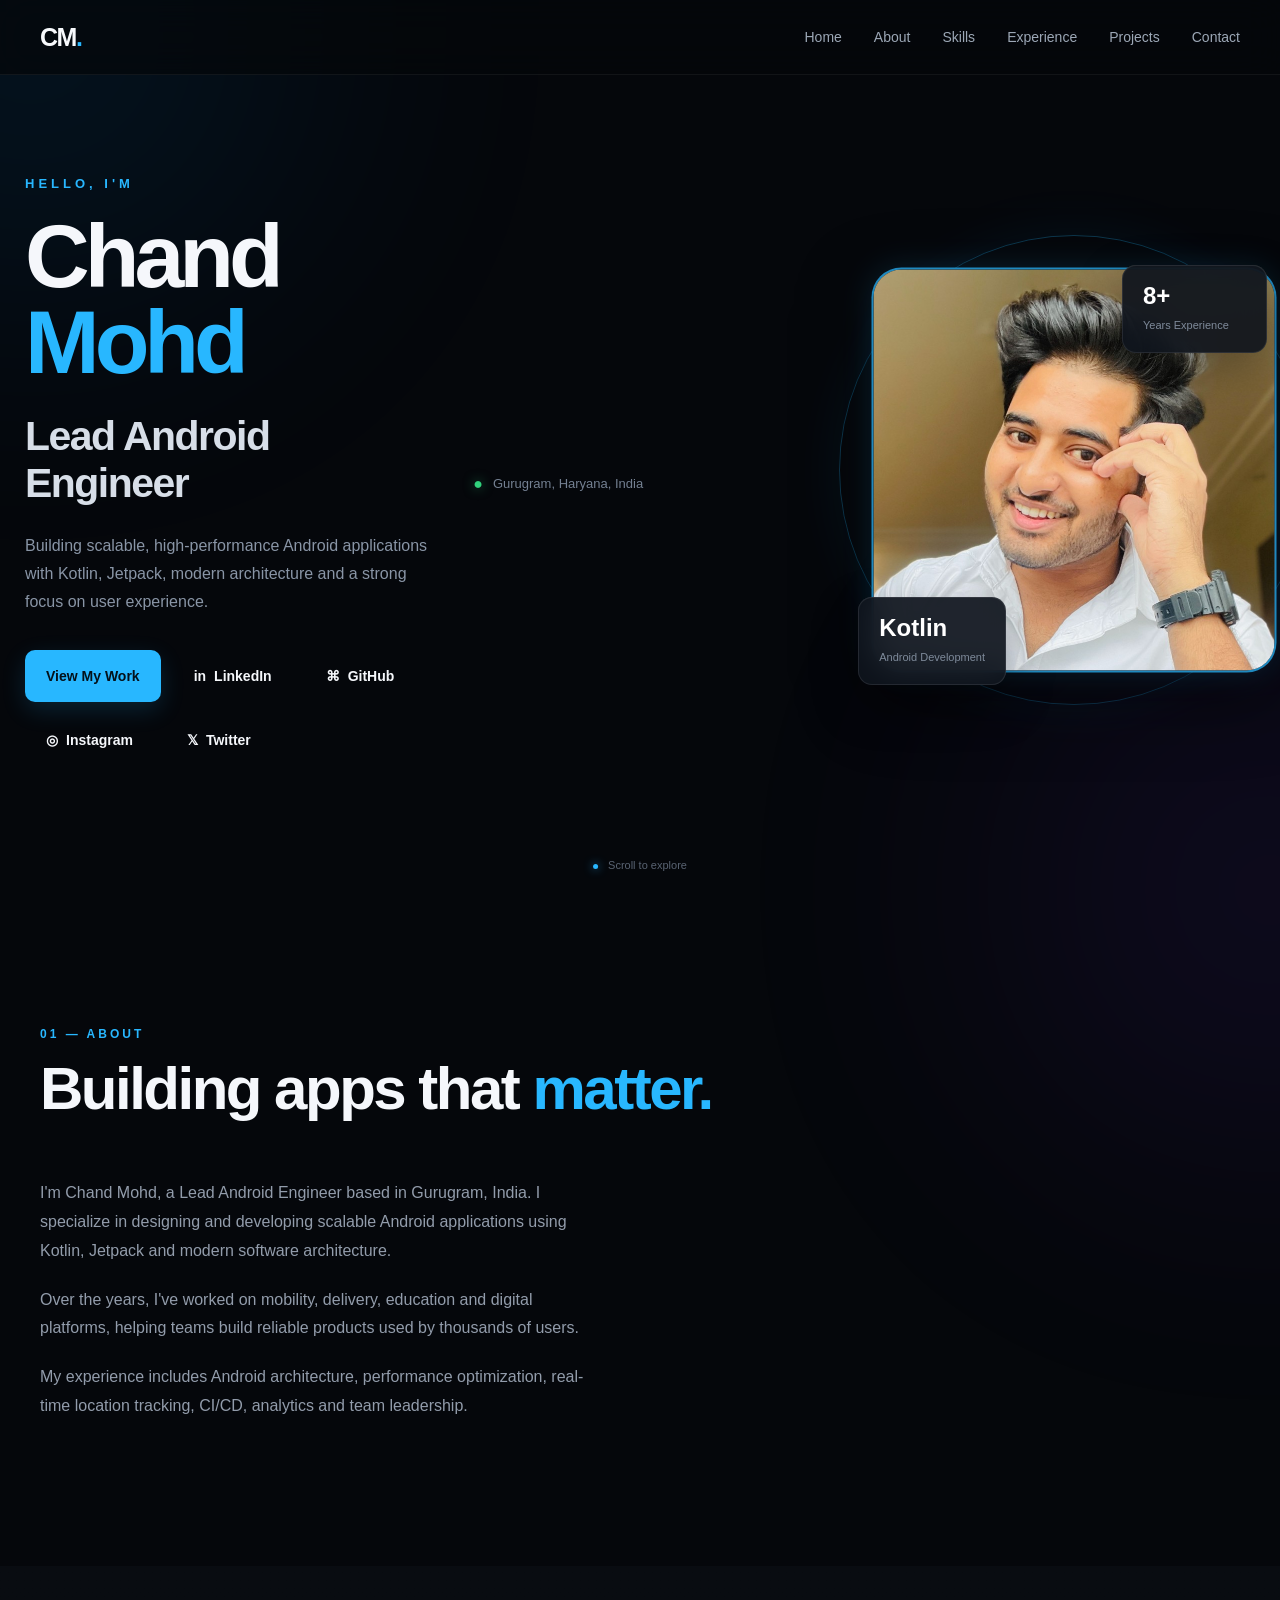
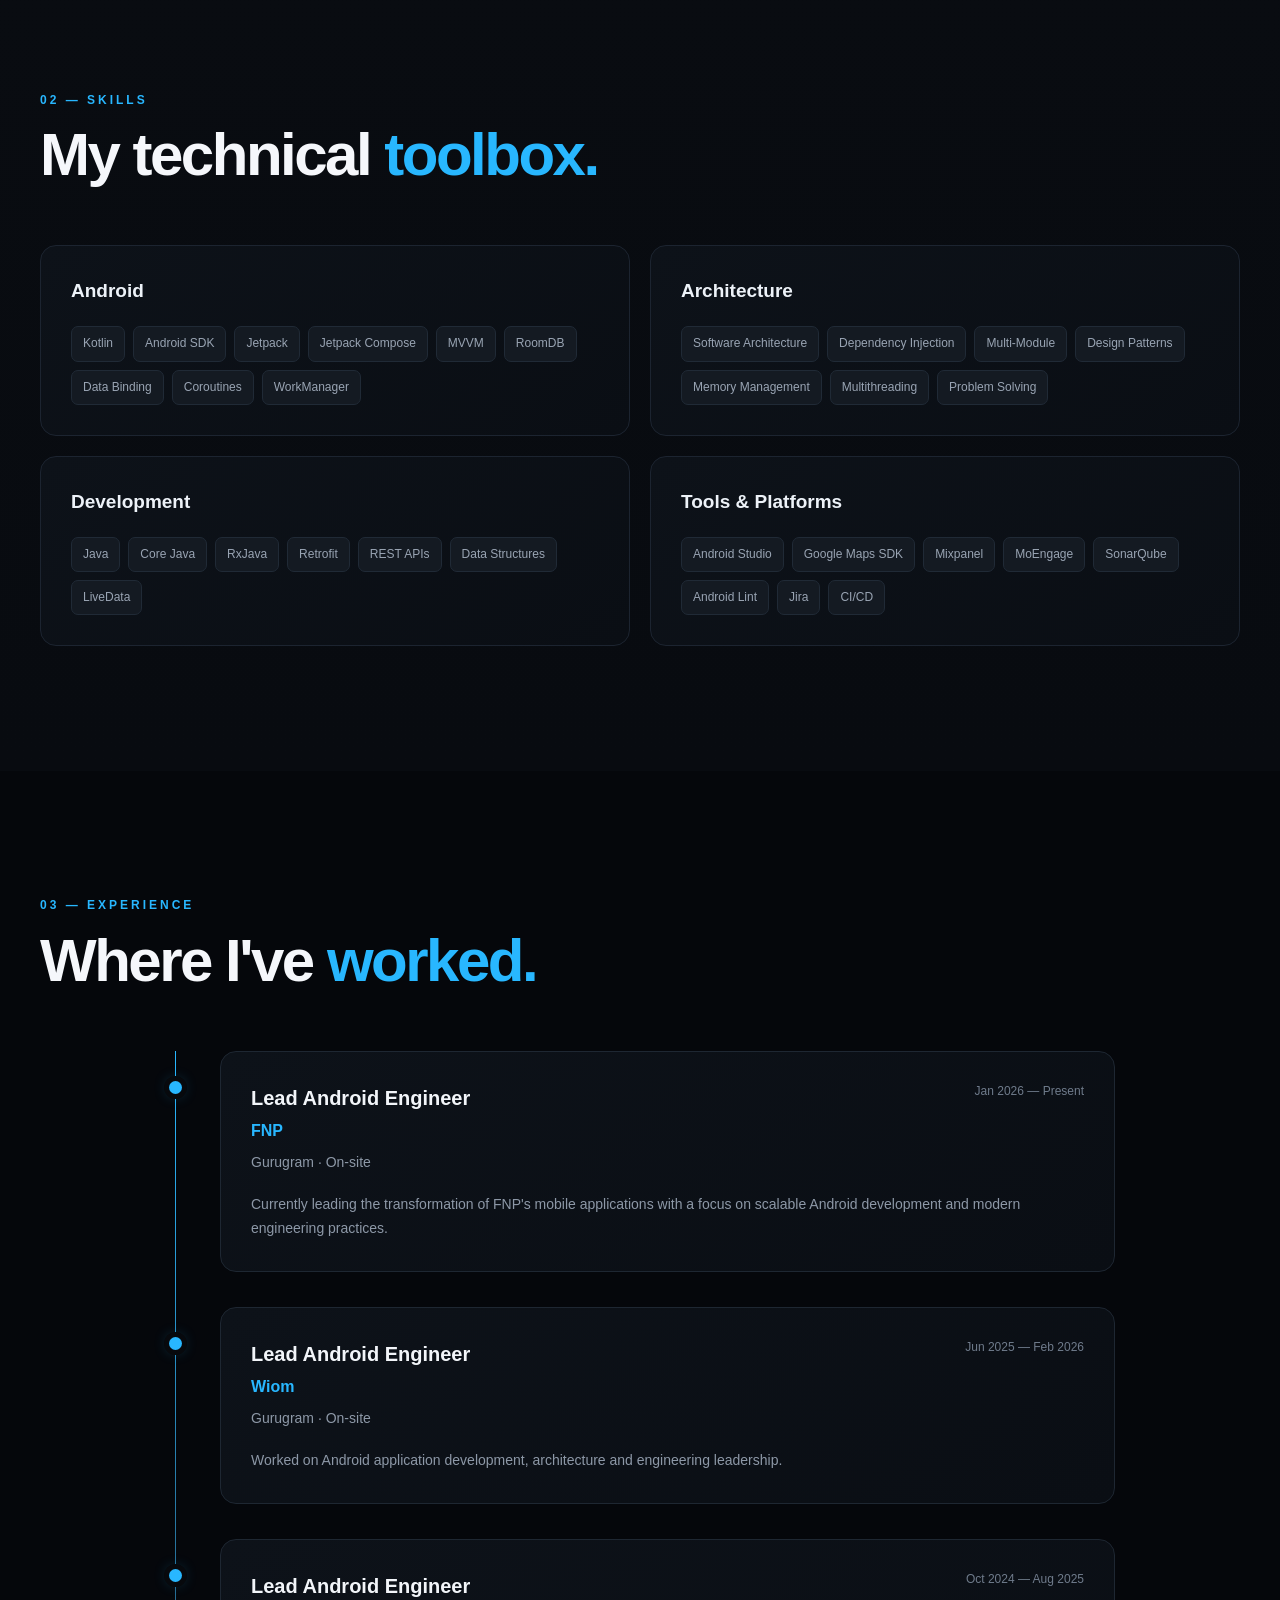
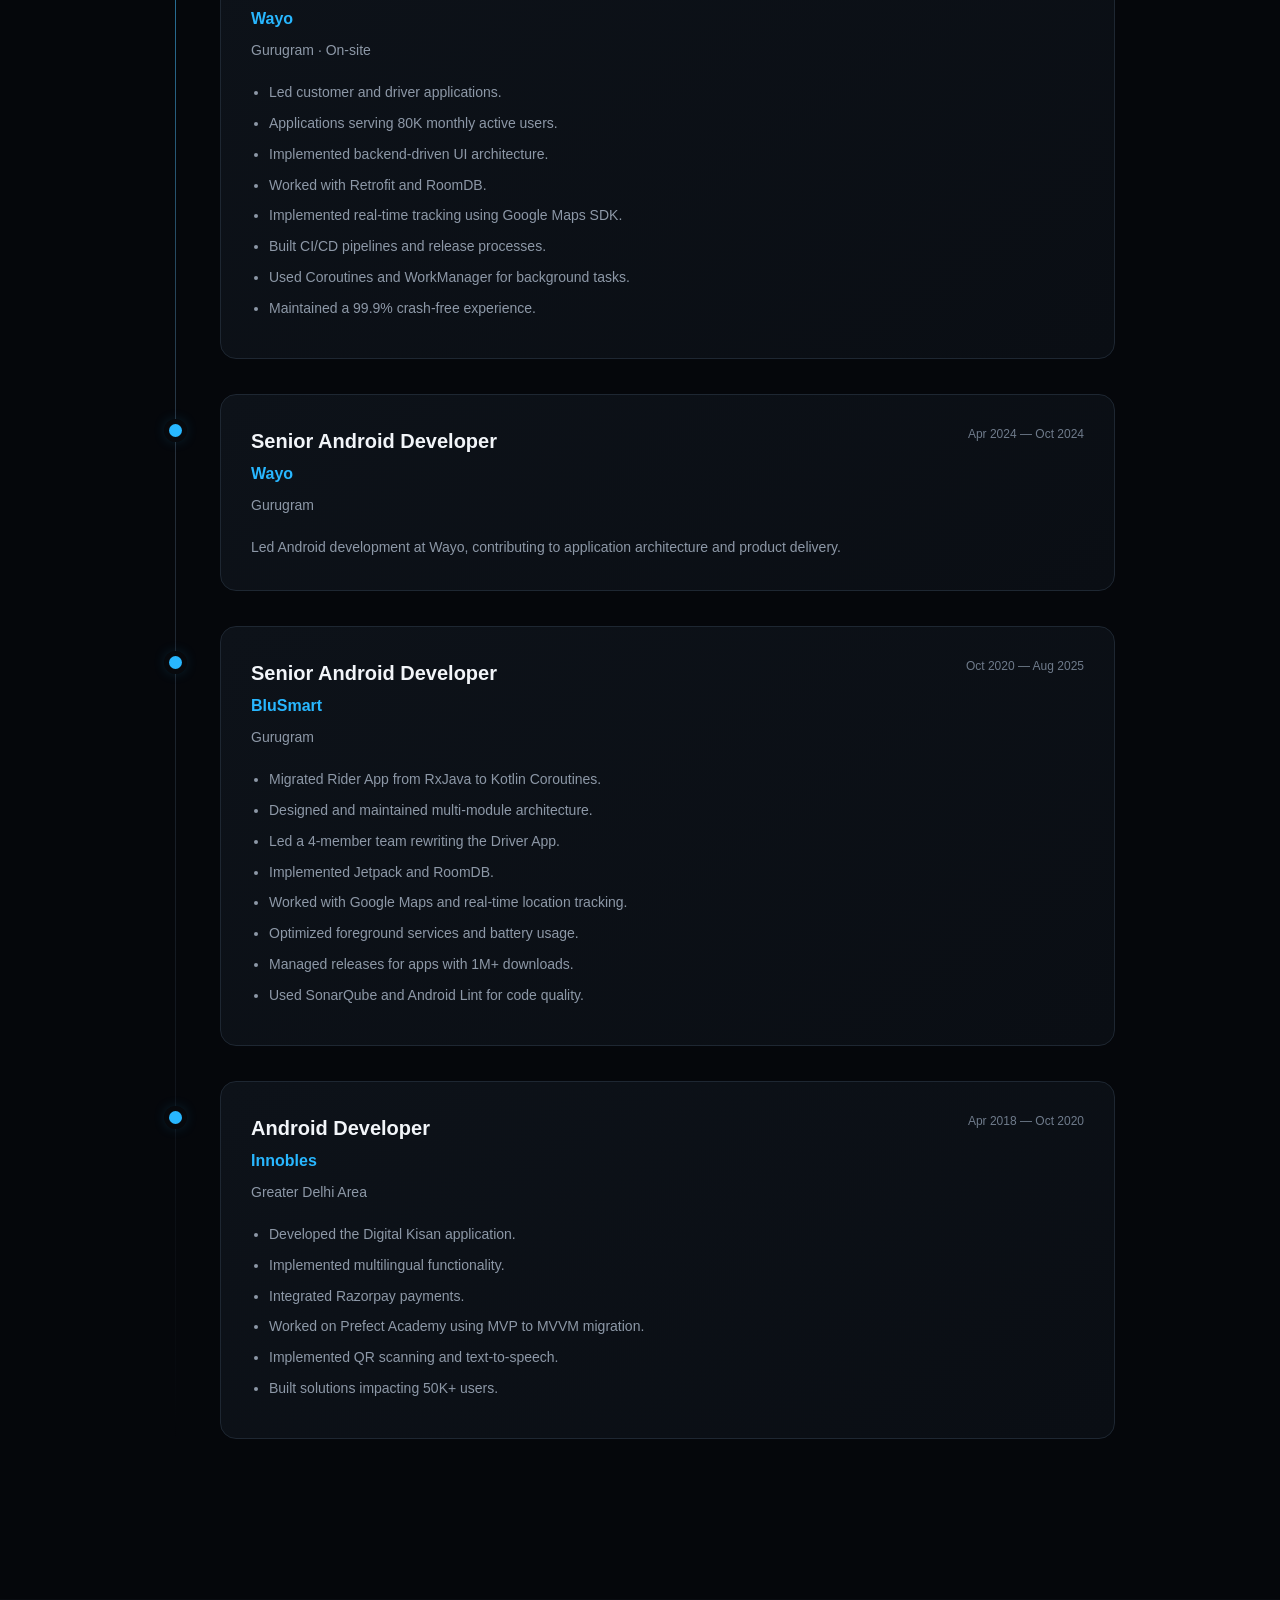
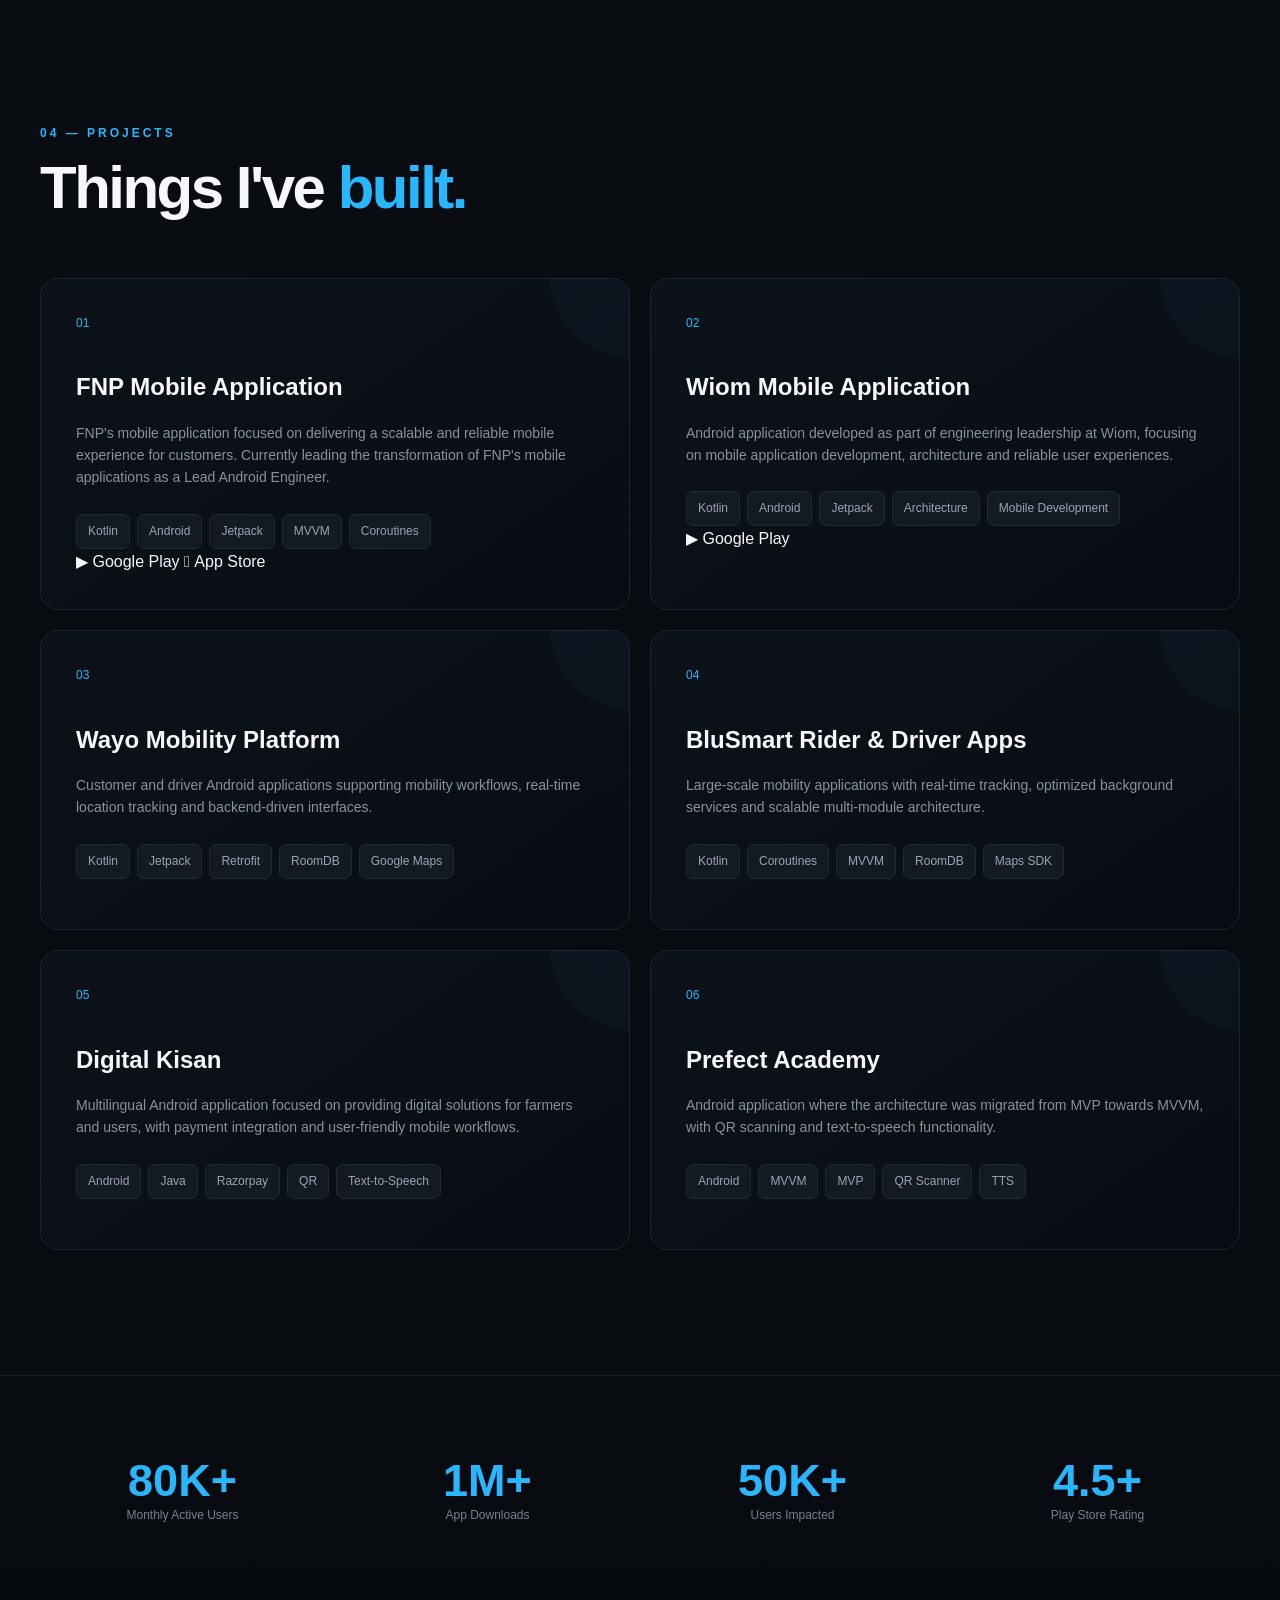
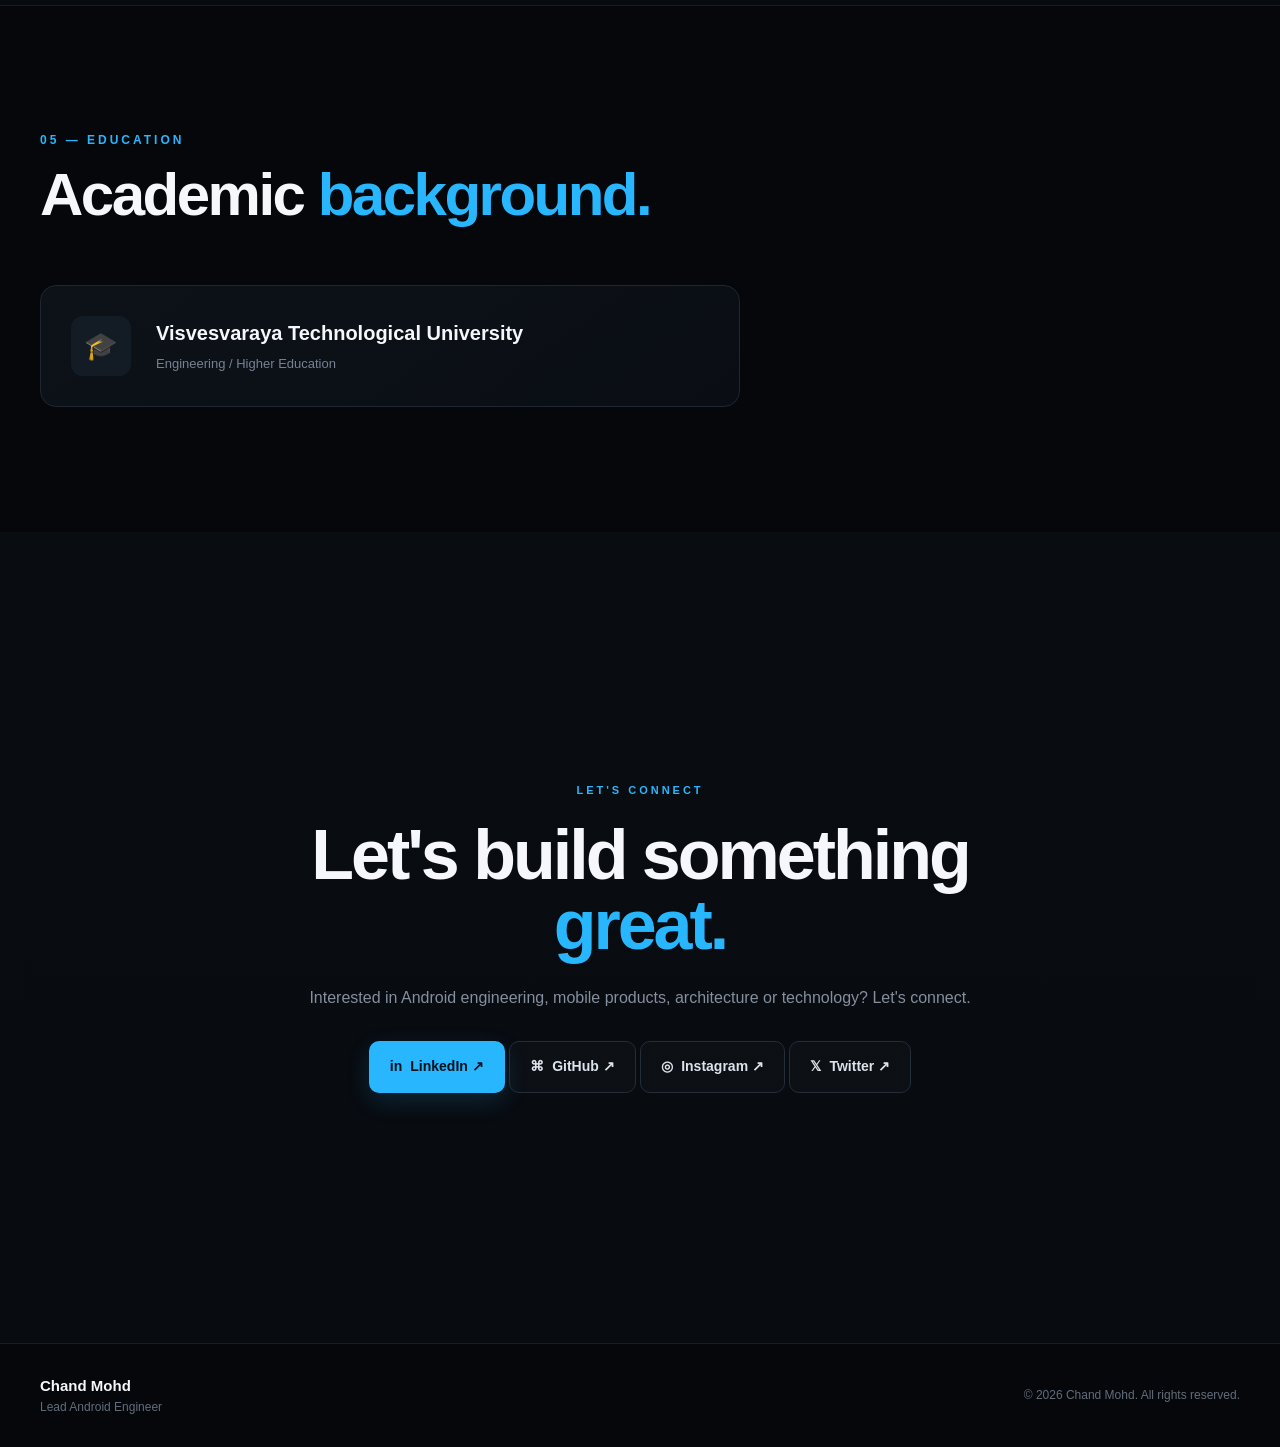
<file: index.html>
<meta charset="UTF-8">
<meta name="viewport" content="width=device-width, initial-scale=1.0">

<title>Chand Mohd | Portfolio</title>
<meta name="description" content="Chand Mohd's personal portfolio, projects, skills and professional profile.">

<meta name="robots" content="index, follow">
<link rel="canonical" href="https://chand-portfolio-azure.vercel.app/">

<!-- Open Graph -->
<meta property="og:title" content="Chand Mohd | Lead Android Engineer Portfolio">
<meta property="og:description" content="Explore Chand Mohd's Android development skills, projects, experience and mobile applications.">
<meta property="og:type" content="website">
<meta property="og:url" content="https://chand-portfolio-azure.vercel.app/">
<meta property="og:image" content="https://chand-portfolio-azure.vercel.app/chand.jpg">

<!-- Person structured data -->
<script type="application/ld+json">
{
  "@context": "https://schema.org",
  "@type": "Person",
  "name": "Chand Mohd",
  "url": "https://chand-portfolio-azure.vercel.app/",
  "image": "https://chand-portfolio-azure.vercel.app/chand.jpg",
  "jobTitle": "Lead Android Engineer",
  "sameAs": [
    "https://www.linkedin.com/in/chand-mohd-592b60141/",
    "https://github.com/chandmohd/",
    "https://www.instagram.com/chandmohd00/",
    "https://x.com/chandmohd0305"
  ]
}
</script>

<link rel="stylesheet" href="style.css">

 </head>
 <body>


    <div class="background-glow glow-one"></div>
    <div class="background-glow glow-two"></div>

    <!-- NAVBAR -->
    <header class="navbar">
        <div class="nav-container">

            <a href="#home" class="logo">
                CM<span>.</span>
            </a>

            <nav class="nav-links" id="navLinks">
                <a href="#home">Home</a>
                <a href="#about">About</a>
                <a href="#skills">Skills</a>
                <a href="#experience">Experience</a>
                <a href="#projects">Projects</a>
                <a href="#contact">Contact</a>
            </nav>

            <button class="menu-btn" id="menuBtn">
                ☰
            </button>

        </div>
    </header>


    <!-- HERO -->
    <section class="hero" id="home">

        <div class="hero-container">

            <div class="hero-content">

                <p class="hero-small">
                    HELLO, I'M
                </p>

                <h1>
                    Chand <span>Mohd</span>
                </h1>

                <h2>
                    Lead Android Engineer
                </h2>

                <p class="hero-description">
                    Building scalable, high-performance Android applications
                    with Kotlin, Jetpack, modern architecture and a strong
                    focus on user experience.
                </p>
<div class="hero-buttons">

    <a href="#projects" class="btn primary-btn">
        View My Work
    </a>

    <a
        href="https://www.linkedin.com/in/chand-mohd-592b60141/"
        target="_blank"
        class="btn social-btn"
    >
        <span>in</span>
        LinkedIn
    </a>

    <a
        href="https://github.com/chandmohd/"
        target="_blank"
        class="btn social-btn"
    >
        <span>⌘</span>
        GitHub
    </a>

    <a
        href="https://www.instagram.com/chandmohd00/"
        target="_blank"
        class="btn social-btn"
    >
        <span>◎</span>
        Instagram
    </a>

    <a
        href="https://x.com/chandmohd0305"
        target="_blank"
        class="btn social-btn"
    >
        <span>𝕏</span>
        Twitter
    </a>

</div>
</div>
                <div class="hero-location">
                    <span>●</span>
                    Gurugram, Haryana, India
                </div>

            </div>


            <!-- PROFILE -->
            <div class="hero-image-container">

                <div class="image-ring"></div>

                <div class="profile-card">

                  
     <img
    src="chand.jpg"
    alt="Chand Mohd"
    onerror="this.style.display='none'; document.querySelector('.profile-placeholder').style.display='flex';"
>
                    <div class="profile-placeholder">
                        CM
                    </div>

                </div>

                <div class="floating-card card-top">
                    <strong>8+</strong>
                    <span>Years Experience</span>
                </div>

                <div class="floating-card card-bottom">
                    <strong>Kotlin</strong>
                    <span>Android Development</span>
                </div>

            </div>

        </div>

        <div class="scroll-indicator">
            <span></span>
            Scroll to explore
        </div>

    </section>


    <!-- ABOUT -->
    <section class="section" id="about">

        <div class="section-container">

            <div class="section-heading">
                <p>01 — ABOUT</p>
                <h2>Building apps that <span>matter.</span></h2>
            </div>

            <div class="about-grid">

                <div class="about-text">

                    <p>
                        I'm Chand Mohd, a Lead Android Engineer based in
                        Gurugram, India. I specialize in designing and
                        developing scalable Android applications using Kotlin,
                        Jetpack and modern software architecture.
                    </p>

                    <p>
                        Over the years, I've worked on mobility, delivery,
                        education and digital platforms, helping teams build
                        reliable products used by thousands of users.
                    </p>

                    <p>
                        My experience includes Android architecture,
                        performance optimization, real-time location tracking,
                        CI/CD, analytics and team leadership.
                    </p>

                </div>


                
                </div>

            </div>

        </div>

    </section>


    <!-- SKILLS -->
    <section class="section dark-section" id="skills">

        <div class="section-container">

            <div class="section-heading">
                <p>02 — SKILLS</p>
                <h2>My technical <span>toolbox.</span></h2>
            </div>


            <div class="skills-grid">

                <div class="skill-category">

                    <h3>Android</h3>

                    <div class="skill-list">
                        <span>Kotlin</span>
                        <span>Android SDK</span>
                        <span>Jetpack</span>
                        <span>Jetpack Compose</span>
                        <span>MVVM</span>
                        <span>RoomDB</span>
                        <span>Data Binding</span>
                        <span>Coroutines</span>
                        <span>WorkManager</span>
                    </div>

                </div>


                <div class="skill-category">

                    <h3>Architecture</h3>

                    <div class="skill-list">
                        <span>Software Architecture</span>
                        <span>Dependency Injection</span>
                        <span>Multi-Module</span>
                        <span>Design Patterns</span>
                        <span>Memory Management</span>
                        <span>Multithreading</span>
                        <span>Problem Solving</span>
                    </div>

                </div>


                <div class="skill-category">

                    <h3>Development</h3>

                    <div class="skill-list">
                        <span>Java</span>
                        <span>Core Java</span>
                        <span>RxJava</span>
                        <span>Retrofit</span>
                        <span>REST APIs</span>
                        <span>Data Structures</span>
                        <span>LiveData</span>
                    </div>

                </div>


                <div class="skill-category">

                    <h3>Tools & Platforms</h3>

                    <div class="skill-list">
                        <span>Android Studio</span>
                        <span>Google Maps SDK</span>
                        <span>Mixpanel</span>
                        <span>MoEngage</span>
                        <span>SonarQube</span>
                        <span>Android Lint</span>
                        <span>Jira</span>
                        <span>CI/CD</span>
                    </div>

                </div>

            </div>

        </div>

    </section>


    <!-- EXPERIENCE -->
    <section class="section" id="experience">

        <div class="section-container">

            <div class="section-heading">
                <p>03 — EXPERIENCE</p>
                <h2>Where I've <span>worked.</span></h2>
            </div>


            <div class="timeline">


                <!-- FNP -->
                <div class="timeline-item">

                    <div class="timeline-dot"></div>

                    <div class="experience-card">

                        <div class="experience-top">

                            <div>
                                <h3>Lead Android Engineer</h3>
                                <h4>FNP</h4>
                            </div>

                            <span class="date">
                                Jan 2026 — Present
                            </span>

                        </div>

                        <p class="location">
                            Gurugram · On-site
                        </p>

                        <p>
                            Currently leading the transformation of FNP's
                            mobile applications with a focus on scalable
                            Android development and modern engineering
                            practices.
                        </p>

                    </div>

                </div>


                <!-- WIOM -->
                <div class="timeline-item">

                    <div class="timeline-dot"></div>

                    <div class="experience-card">

                        <div class="experience-top">

                            <div>
                                <h3>Lead Android Engineer</h3>
                                <h4>Wiom</h4>
                            </div>

                            <span class="date">
                                Jun 2025 — Feb 2026
                            </span>

                        </div>

                        <p class="location">
                            Gurugram · On-site
                        </p>

                        <p>
                            Worked on Android application development,
                            architecture and engineering leadership.
                        </p>

                    </div>

                </div>


                <!-- WAYO LEAD -->
                <div class="timeline-item">

                    <div class="timeline-dot"></div>

                    <div class="experience-card">

                        <div class="experience-top">

                            <div>
                                <h3>Lead Android Engineer</h3>
                                <h4>Wayo</h4>
                            </div>

                            <span class="date">
                                Oct 2024 — Aug 2025
                            </span>

                        </div>

                        <p class="location">
                            Gurugram · On-site
                        </p>

                        <ul>
                            <li>Led customer and driver applications.</li>
                            <li>Applications serving 80K monthly active users.</li>
                            <li>Implemented backend-driven UI architecture.</li>
                            <li>Worked with Retrofit and RoomDB.</li>
                            <li>Implemented real-time tracking using Google Maps SDK.</li>
                            <li>Built CI/CD pipelines and release processes.</li>
                            <li>Used Coroutines and WorkManager for background tasks.</li>
                            <li>Maintained a 99.9% crash-free experience.</li>
                        </ul>

                    </div>

                </div>


                <!-- WAYO SENIOR -->
                <div class="timeline-item">

                    <div class="timeline-dot"></div>

                    <div class="experience-card">

                        <div class="experience-top">

                            <div>
                                <h3>Senior Android Developer</h3>
                                <h4>Wayo</h4>
                            </div>

                            <span class="date">
                                Apr 2024 — Oct 2024
                            </span>

                        </div>

                        <p class="location">
                            Gurugram
                        </p>

                        <p>
                            Led Android development at Wayo, contributing
                            to application architecture and product delivery.
                        </p>

                    </div>

                </div>


                <!-- BLUSMART -->
                <div class="timeline-item">

                    <div class="timeline-dot"></div>

                    <div class="experience-card">

                        <div class="experience-top">

                            <div>
                                <h3>Senior Android Developer</h3>
                                <h4>BluSmart</h4>
                            </div>

                            <span class="date">
                                Oct 2020 — Aug 2025
                            </span>

                        </div>

                        <p class="location">
                            Gurugram
                        </p>

                        <ul>
                            <li>Migrated Rider App from RxJava to Kotlin Coroutines.</li>
                            <li>Designed and maintained multi-module architecture.</li>
                            <li>Led a 4-member team rewriting the Driver App.</li>
                            <li>Implemented Jetpack and RoomDB.</li>
                            <li>Worked with Google Maps and real-time location tracking.</li>
                            <li>Optimized foreground services and battery usage.</li>
                            <li>Managed releases for apps with 1M+ downloads.</li>
                            <li>Used SonarQube and Android Lint for code quality.</li>
                        </ul>

                    </div>

                </div>


                <!-- INNOBLES -->
                <div class="timeline-item">

                    <div class="timeline-dot"></div>

                    <div class="experience-card">

                        <div class="experience-top">

                            <div>
                                <h3>Android Developer</h3>
                                <h4>Innobles</h4>
                            </div>

                            <span class="date">
                                Apr 2018 — Oct 2020
                            </span>

                        </div>

                        <p class="location">
                            Greater Delhi Area
                        </p>

                        <ul>
                            <li>Developed the Digital Kisan application.</li>
                            <li>Implemented multilingual functionality.</li>
                            <li>Integrated Razorpay payments.</li>
                            <li>Worked on Prefect Academy using MVP to MVVM migration.</li>
                            <li>Implemented QR scanning and text-to-speech.</li>
                            <li>Built solutions impacting 50K+ users.</li>
                        </ul>

                    </div>

                </div>

            </div>

        </div>

    </section>


<!-- PROJECTS -->
<section class="section dark-section" id="projects">

    <div class="section-container">

        <div class="section-heading">
            <p>04 — PROJECTS</p>
            <h2>Things I've <span>built.</span></h2>
        </div>


        <div class="projects-grid">


            <!-- FNP -->
            <article class="project-card">

                <div class="project-number">
                    01
                </div>

                <h3>FNP Mobile Application</h3>

                <p>
                    FNP's mobile application focused on delivering a
                    scalable and reliable mobile experience for customers.
                    Currently leading the transformation of FNP's mobile
                    applications as a Lead Android Engineer.
                </p>

                <div class="project-tags">
                    <span>Kotlin</span>
                    <span>Android</span>
                    <span>Jetpack</span>
                    <span>MVVM</span>
                    <span>Coroutines</span>
                </div>

                <div class="app-links">

                    <a
                        href="https://play.google.com/store/apps/details?id=com.Clairvoyant.FernsAndPetals"
                        target="_blank"
                        rel="noopener noreferrer"
                        class="app-btn"
                    >
                        ▶ Google Play
                    </a>

                    <a
                        href="https://apps.apple.com/in/app/fnp-gifts-flowers-cakes-app/id1231448529"
                        target="_blank"
                        rel="noopener noreferrer"
                        class="app-btn"
                    >
                         App Store
                    </a>

                </div>

            </article>


            <!-- WIOM -->
            <article class="project-card">

                <div class="project-number">
                    02
                </div>

                <h3>Wiom Mobile Application</h3>

                <p>
                    Android application developed as part of engineering
                    leadership at Wiom, focusing on mobile application
                    development, architecture and reliable user experiences.
                </p>

                <div class="project-tags">
                    <span>Kotlin</span>
                    <span>Android</span>
                    <span>Jetpack</span>
                    <span>Architecture</span>
                    <span>Mobile Development</span>
                </div>

                <div class="app-links">

                    <a
                        href="https://play.google.com/store/apps/details?id=com.i2e1.wiom_gold"
                        target="_blank"
                        rel="noopener noreferrer"
                        class="app-btn"
                    >
                        ▶ Google Play
                    </a>
<div class="app-links">

   
</div>
                </div>

            </article>


            <!-- WAYO -->
            <article class="project-card">

                <div class="project-number">
                    03
                </div>

                <h3>Wayo Mobility Platform</h3>

                <p>
                    Customer and driver Android applications supporting
                    mobility workflows, real-time location tracking and
                    backend-driven interfaces.
                </p>

                <div class="project-tags">
                    <span>Kotlin</span>
                    <span>Jetpack</span>
                    <span>Retrofit</span>
                    <span>RoomDB</span>
                    <span>Google Maps</span>
                </div>

            </article>


            <!-- BLUSMART -->
            <article class="project-card">

                <div class="project-number">
                    04
                </div>

                <h3>BluSmart Rider & Driver Apps</h3>

                <p>
                    Large-scale mobility applications with real-time
                    tracking, optimized background services and scalable
                    multi-module architecture.
                </p>

                <div class="project-tags">
                    <span>Kotlin</span>
                    <span>Coroutines</span>
                    <span>MVVM</span>
                    <span>RoomDB</span>
                    <span>Maps SDK</span>
                </div>

            </article>


            <!-- DIGITAL KISAN -->
            <article class="project-card">

                <div class="project-number">
                    05
                </div>

                <h3>Digital Kisan</h3>

                <p>
                    Multilingual Android application focused on providing
                    digital solutions for farmers and users, with
                    payment integration and user-friendly mobile workflows.
                </p>

                <div class="project-tags">
                    <span>Android</span>
                    <span>Java</span>
                    <span>Razorpay</span>
                    <span>QR</span>
                    <span>Text-to-Speech</span>
                </div>

            </article>


            <!-- PREFECT ACADEMY -->
            <article class="project-card">

                <div class="project-number">
                    06
                </div>

                <h3>Prefect Academy</h3>

                <p>
                    Android application where the architecture was migrated
                    from MVP towards MVVM, with QR scanning and
                    text-to-speech functionality.
                </p>

                <div class="project-tags">
                    <span>Android</span>
                    <span>MVVM</span>
                    <span>MVP</span>
                    <span>QR Scanner</span>
                    <span>TTS</span>
                </div>

            </article>


        </div>

    </div>

</section>

    <!-- IMPACT -->
    <section class="impact-section">

        <div class="section-container">

            <div class="impact-grid">

                <div>
                    <strong>80K+</strong>
                    <span>Monthly Active Users</span>
                </div>

                <div>
                    <strong>1M+</strong>
                    <span>App Downloads</span>
                </div>

                <div>
                    <strong>50K+</strong>
                    <span>Users Impacted</span>
                </div>

                <div>
                    <strong>4.5+</strong>
                    <span>Play Store Rating</span>
                </div>

            </div>

        </div>

    </section>


    <!-- EDUCATION -->
    <section class="section" id="education">

        <div class="section-container">

            <div class="section-heading">
                <p>05 — EDUCATION</p>
                <h2>Academic <span>background.</span></h2>
            </div>

            <div class="education-card">

                <div class="education-icon">
                    🎓
                </div>

                <div>
                    <h3>Visvesvaraya Technological University</h3>
                    <p>Engineering / Higher Education</p>
                </div>

            </div>

        </div>

    </section>


    <!-- CONTACT -->
    <section class="section dark-section contact-section" id="contact">

       <section class="section dark-section contact-section" id="contact">

    <div class="section-container">

        <div class="contact-content">

            <p class="contact-label">
                LET'S CONNECT
            </p>

            <h2>
                Let's build something
                <span>great.</span>
            </h2>

            <p>
                Interested in Android engineering, mobile products,
                architecture or technology? Let's connect.
            </p>

<div class="contact-buttons">

    <a
        href="https://www.linkedin.com/in/chand-mohd-592b60141/"
        target="_blank"
        class="btn primary-btn"
    >
        <span>in</span> LinkedIn ↗
    </a>

    <a
        href="https://github.com/chandmohd/"
        target="_blank"
        class="btn secondary-btn"
    >
        <span>⌘</span> GitHub ↗
    </a>

    <a
        href="https://www.instagram.com/chandmohd00/"
        target="_blank"
        class="btn secondary-btn"
    >
        <span>◎</span> Instagram ↗
    </a>

    <a
        href="https://x.com/chandmohd0305"
        target="_blank"
        class="btn secondary-btn"
    >
        <span>𝕏</span> Twitter ↗
    </a>

</div>
        </div>

    </div>

</section>
            </div>

        </div>

    </section>


    <!-- FOOTER -->
    <footer>

        <div class="footer-container">

            <div>
                <strong>Chand Mohd</strong>
                <p>Lead Android Engineer</p>
            </div>

            <p>
                © <span id="year"></span> Chand Mohd. All rights reserved.
            </p>

        </div>

    </footer>


    <script src="script.js"></script>

</body>
</html>
</file>
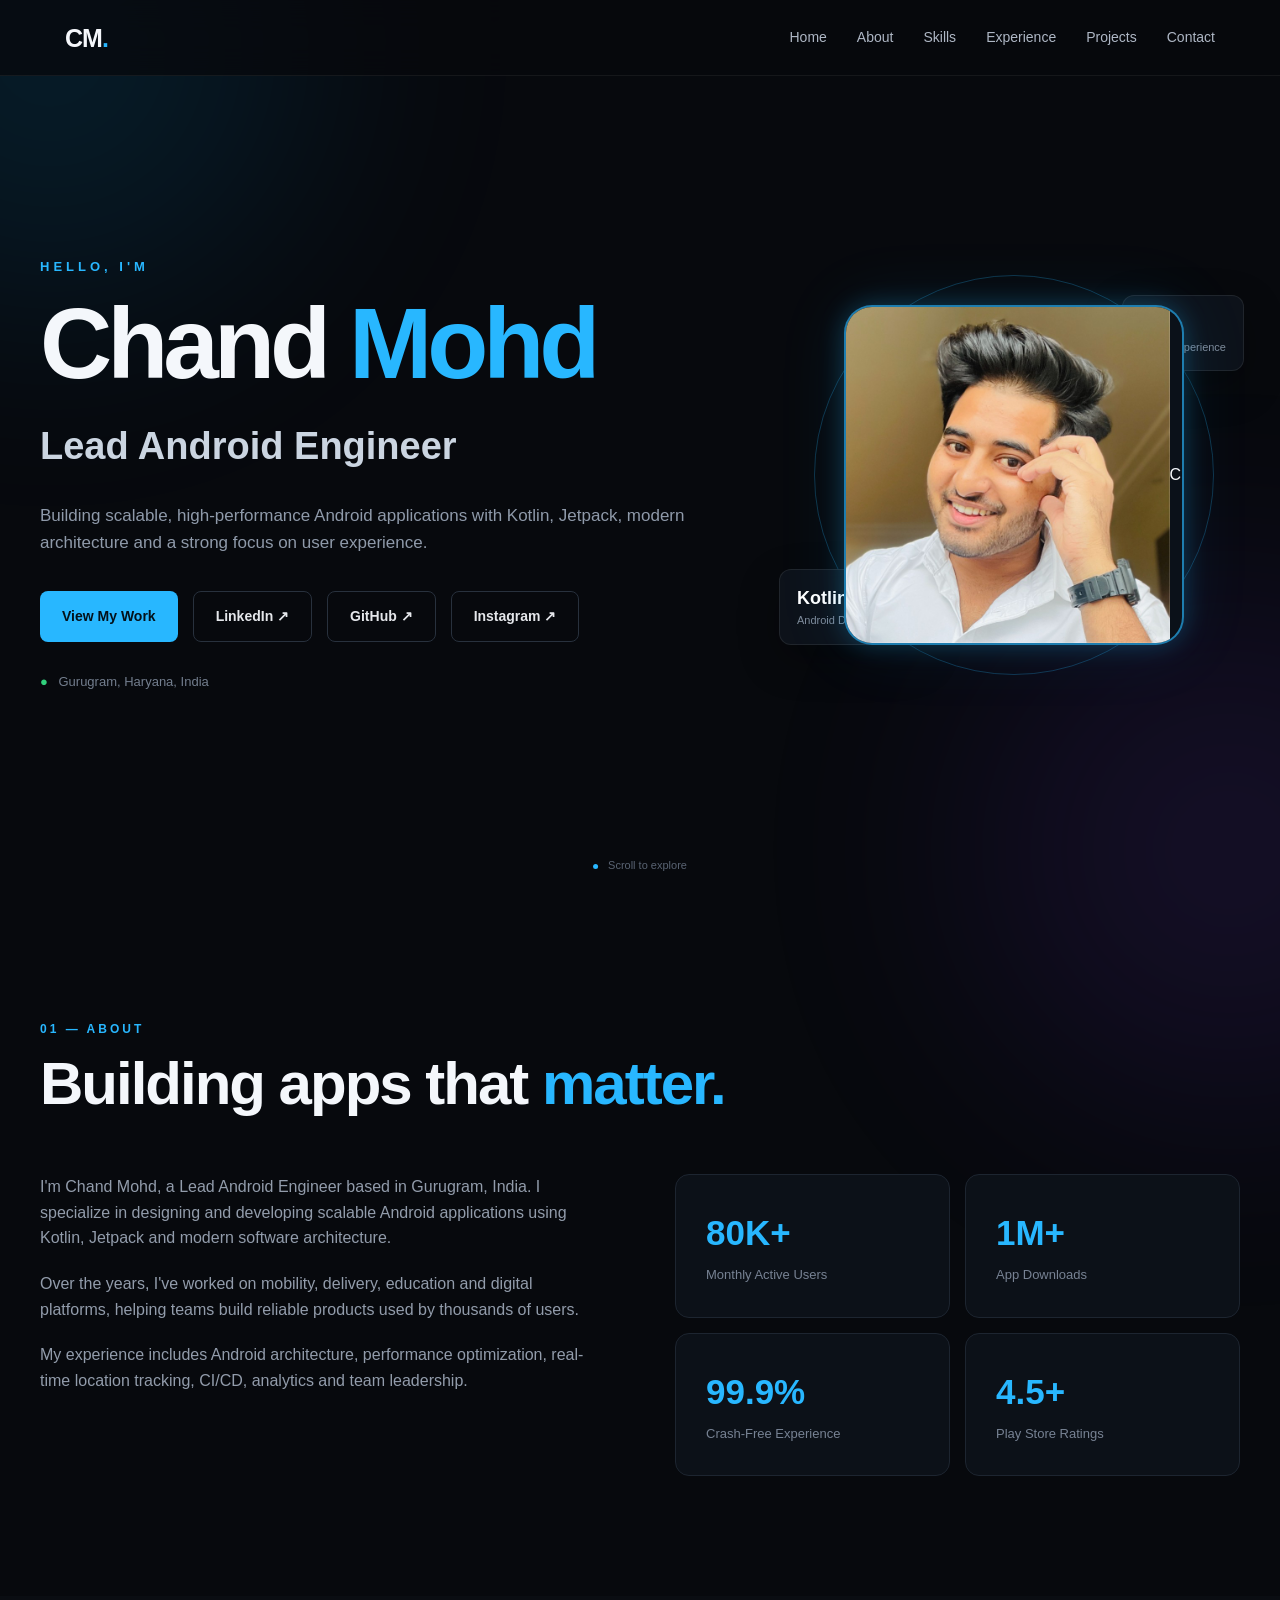
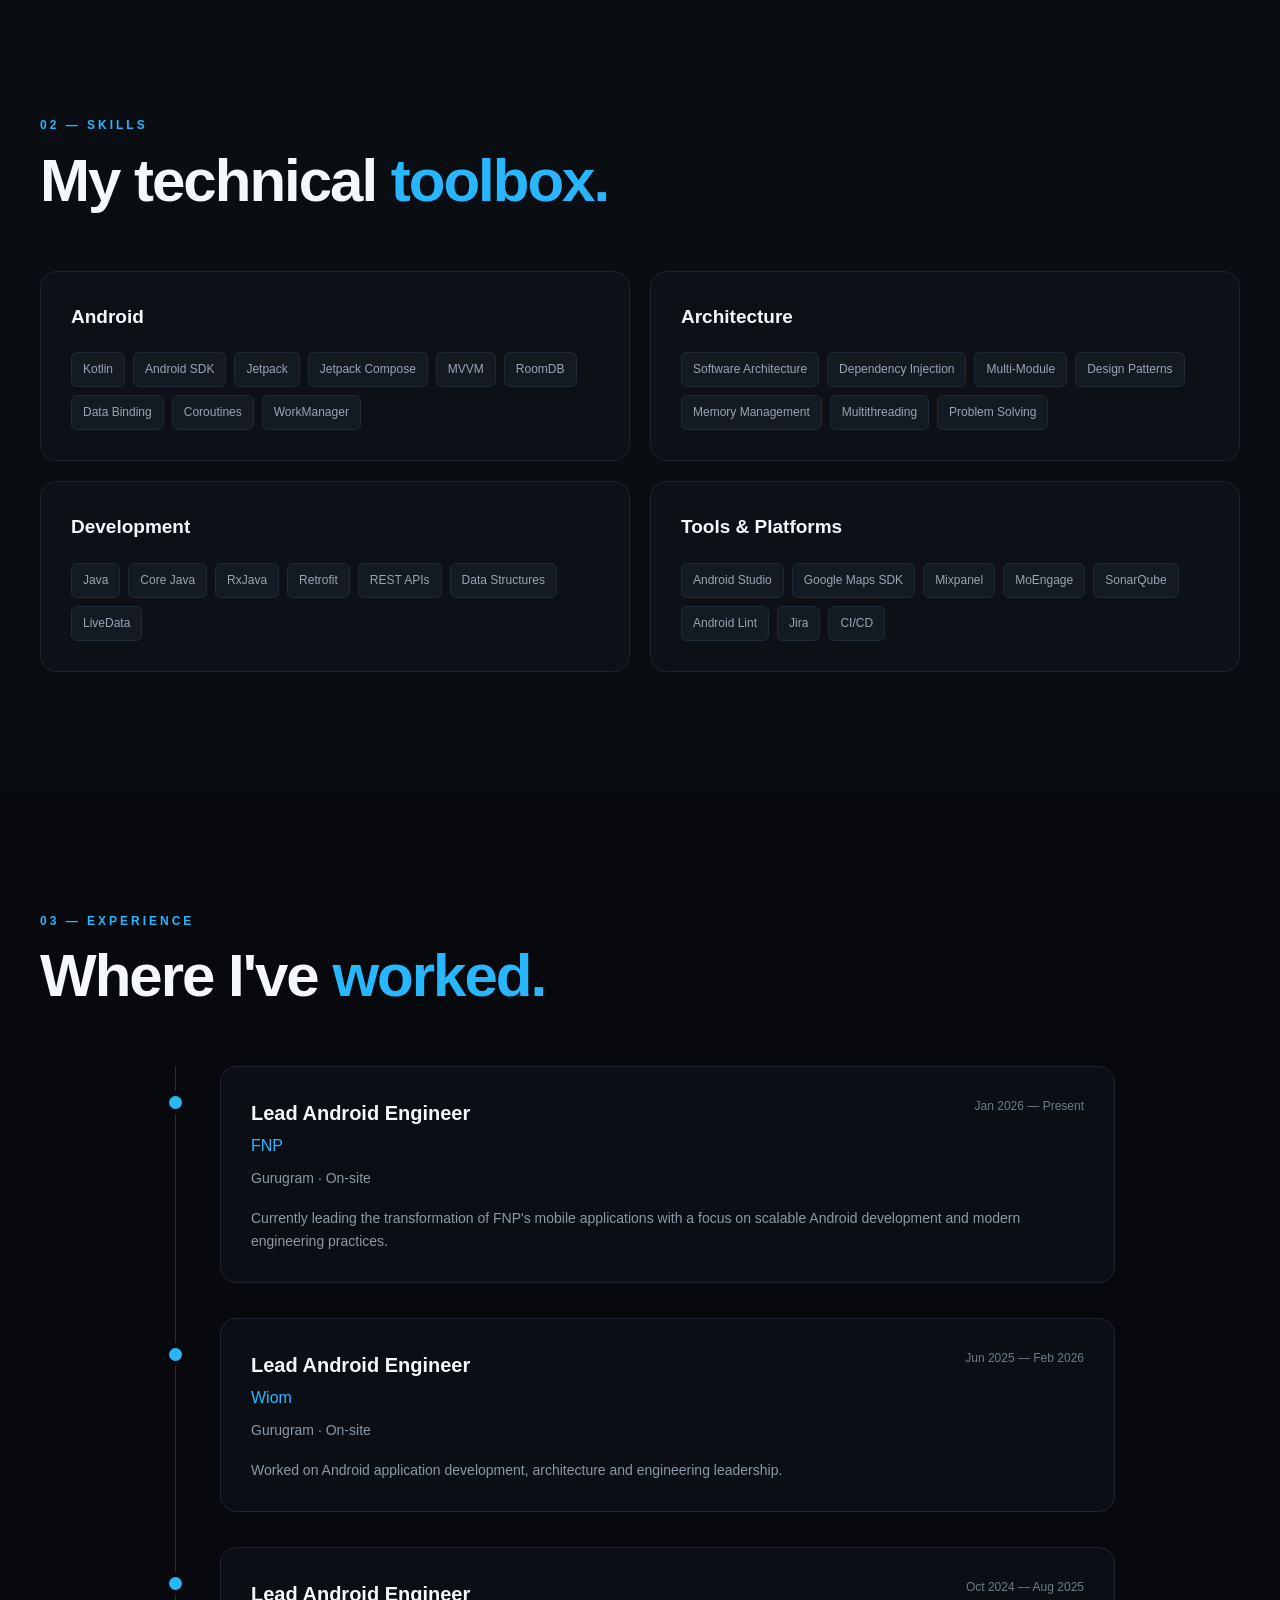
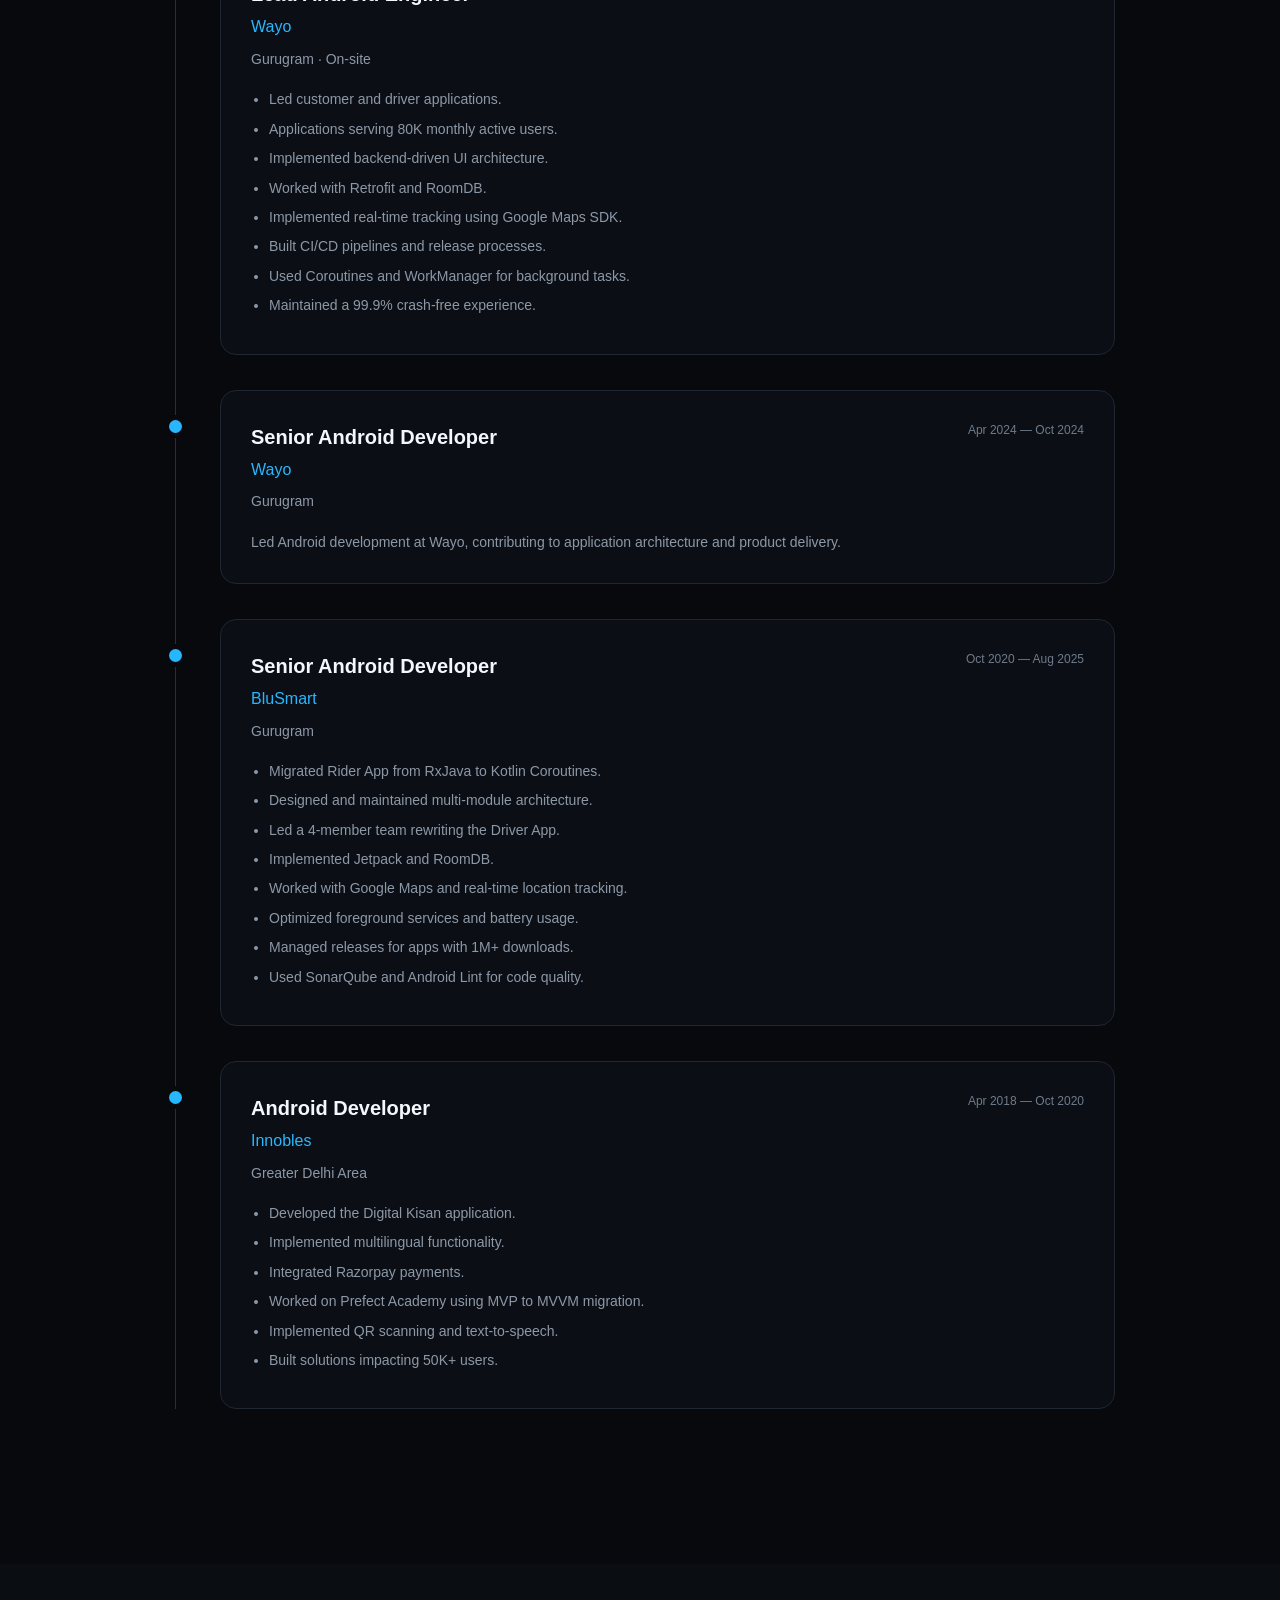
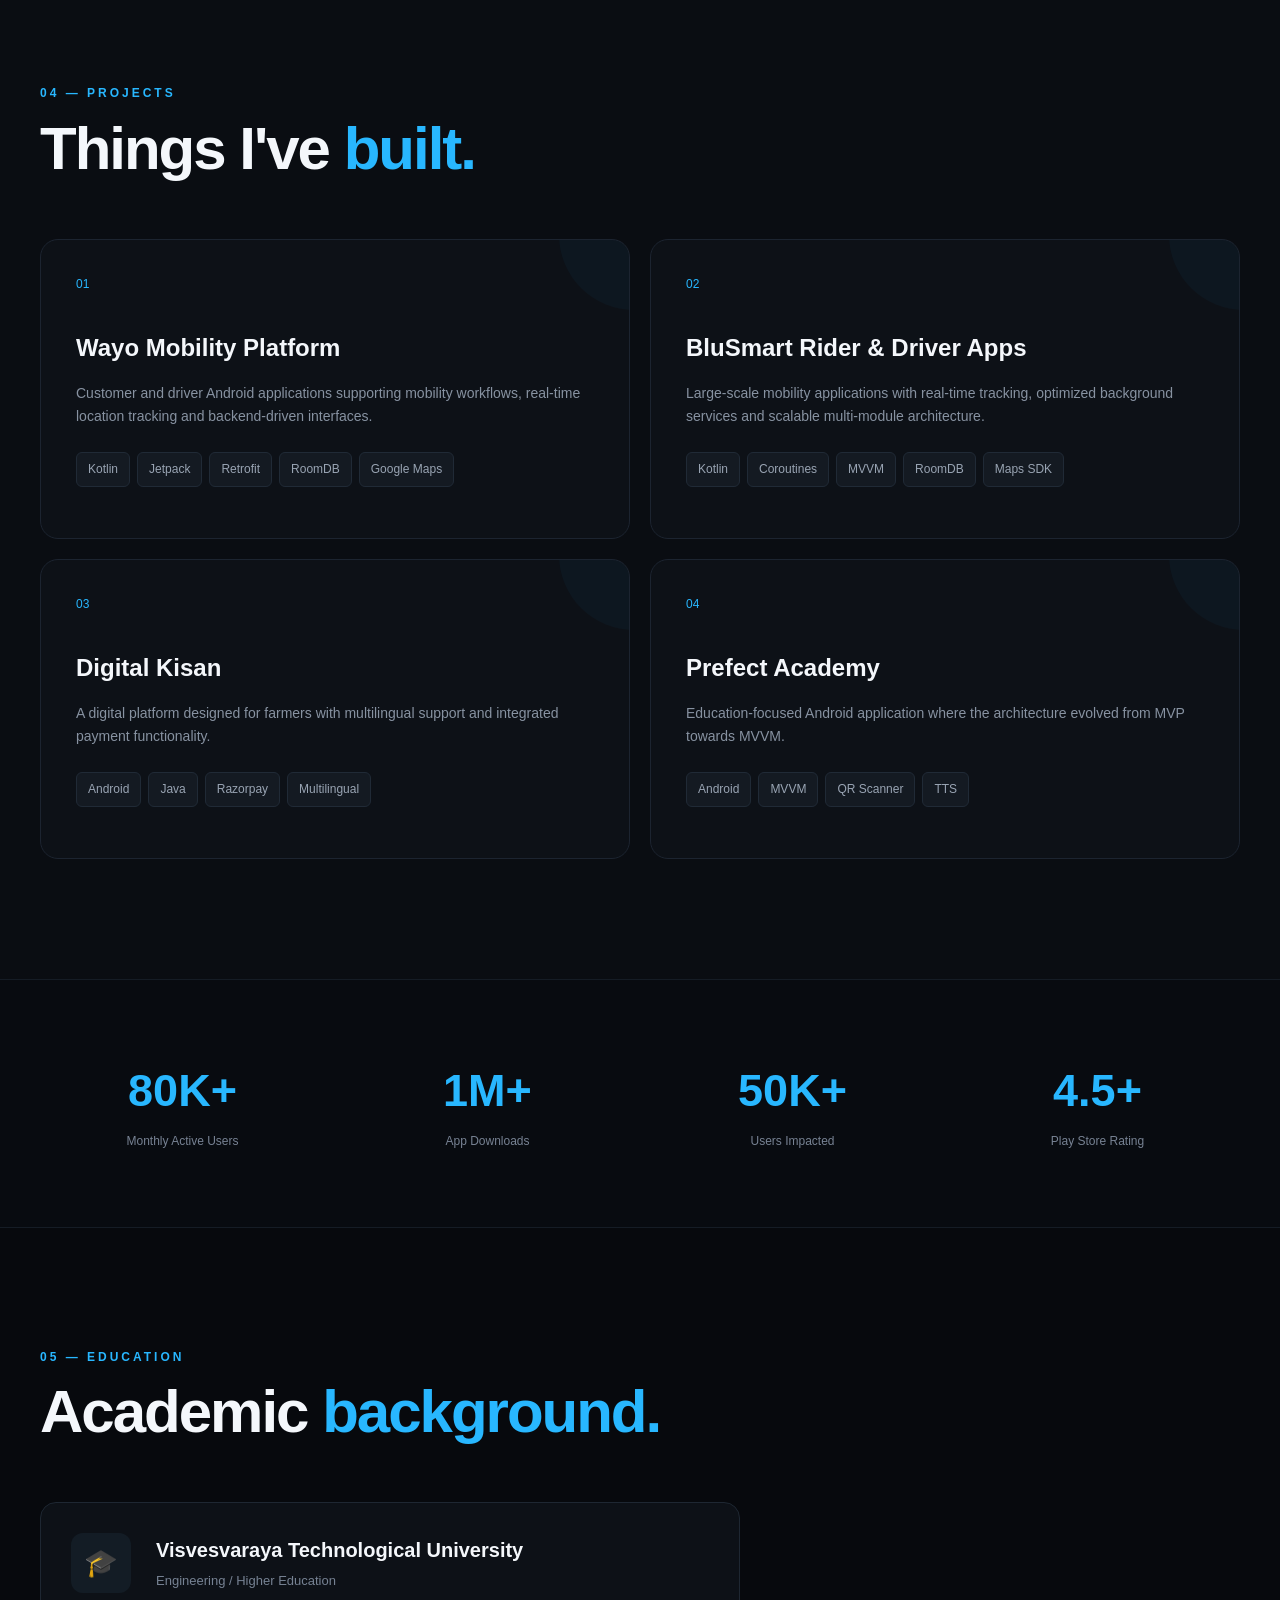
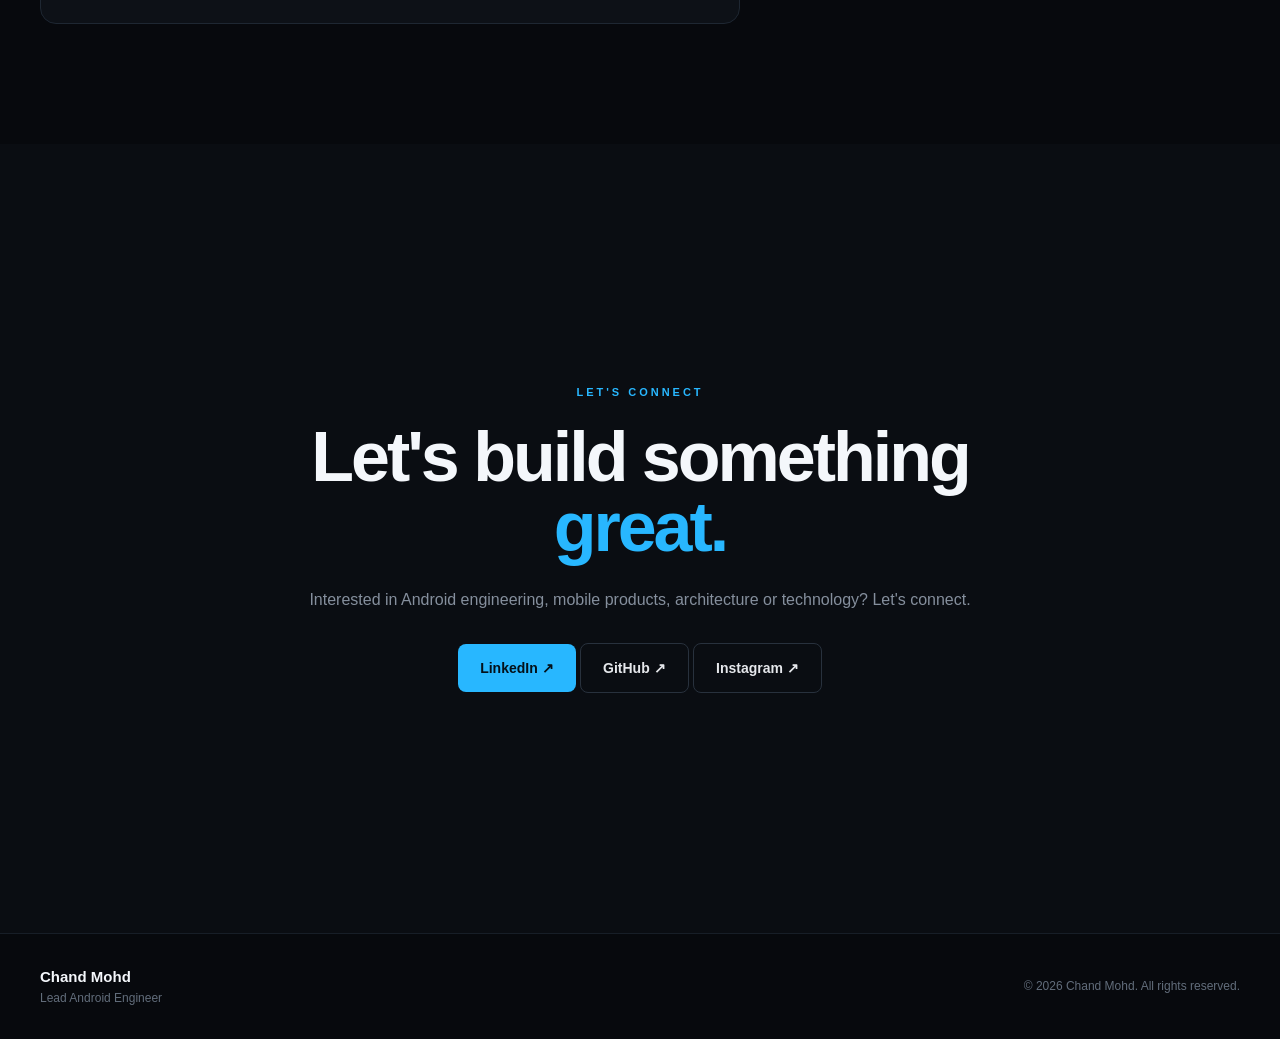
<file: indexport.html>
<!DOCTYPE html>
<html lang="en">
<head>
    <meta charset="UTF-8">
    <meta name="viewport" content="width=device-width, initial-scale=1.0">

    <title>Chand Mohd | Lead Android Engineer</title>

    <meta
        name="description"
        content="Portfolio of Chand Mohd, Lead Android Engineer specializing in Kotlin, Jetpack, Android architecture and mobile applications."
    >
<style>
    /* ================================
   RESET
================================ */

* {
    margin: 0;
    padding: 0;
    box-sizing: border-box;
}

html {
    scroll-behavior: smooth;
}

body {
    font-family: Arial, Helvetica, sans-serif;
    background: #07090d;
    color: #f4f7fb;
    line-height: 1.6;
    overflow-x: hidden;
}

a {
    text-decoration: none;
    color: inherit;
}

button {
    font-family: inherit;
}


/* ================================
   BACKGROUND
================================ */

.background-glow {
    position: fixed;
    width: 500px;
    height: 500px;
    border-radius: 50%;
    filter: blur(130px);
    opacity: 0.12;
    pointer-events: none;
    z-index: -1;
}

.glow-one {
    background: #00aaff;
    top: -200px;
    left: -200px;
}

.glow-two {
    background: #7c3aed;
    right: -200px;
    bottom: -200px;
}


/* ================================
   NAVBAR
================================ */

.navbar {
    position: fixed;
    top: 0;
    width: 100%;
    z-index: 1000;

    background: rgba(7, 9, 13, 0.75);
    backdrop-filter: blur(15px);

    border-bottom: 1px solid rgba(255, 255, 255, 0.06);
}

.nav-container {
    max-width: 1200px;
    margin: auto;

    height: 75px;

    display: flex;
    align-items: center;
    justify-content: space-between;

    padding: 0 25px;
}

.logo {
    font-size: 25px;
    font-weight: 800;
    letter-spacing: -1px;
}

.logo span {
    color: #28b7ff;
}

.nav-links {
    display: flex;
    gap: 30px;
}

.nav-links a {
    font-size: 14px;
    color: #aeb7c5;
    transition: 0.3s;
}

.nav-links a:hover {
    color: #ffffff;
}

.menu-btn {
    display: none;

    border: none;
    background: transparent;

    color: white;
    font-size: 25px;

    cursor: pointer;
}


/* ================================
   HERO
================================ */

.hero {
    min-height: 100vh;

    display: flex;
    align-items: center;

    padding: 120px 25px 70px;

    position: relative;
}

.hero-container {
    width: 100%;
    max-width: 1200px;
    margin: auto;

    display: grid;
    grid-template-columns: 1.2fr 0.8fr;

    align-items: center;
    gap: 70px;
}

.hero-small {
    color: #28b7ff;

    font-size: 13px;
    font-weight: 700;

    letter-spacing: 4px;

    margin-bottom: 18px;
}

.hero h1 {
    font-size: clamp(55px, 8vw, 100px);
    line-height: 0.95;

    letter-spacing: -5px;
}

.hero h1 span {
    color: #28b7ff;
}

.hero h2 {
    margin-top: 25px;

    font-size: clamp(24px, 4vw, 38px);

    color: #cbd5e1;
}

.hero-description {
    max-width: 650px;

    margin-top: 25px;

    color: #8f9aaa;

    font-size: 17px;
}

.hero-buttons {
    display: flex;
    gap: 15px;

    margin-top: 35px;
}

.btn {
    display: inline-flex;

    align-items: center;
    justify-content: center;

    padding: 13px 22px;

    border-radius: 8px;

    font-size: 14px;
    font-weight: 700;

    transition: 0.3s;
}

.primary-btn {
    background: #28b7ff;
    color: #04111a;
}

.primary-btn:hover {
    transform: translateY(-3px);
    box-shadow: 0 12px 35px rgba(40, 183, 255, 0.25);
}

.secondary-btn {
    border: 1px solid #28313d;
    color: #e5e7eb;
}

.secondary-btn:hover {
    background: #11161e;
    transform: translateY(-3px);
}

.hero-location {
    margin-top: 30px;

    color: #737e8e;

    font-size: 13px;
}

.hero-location span {
    color: #31d17c;
    margin-right: 7px;
}


/* ================================
   PROFILE
================================ */

.hero-image-container {
    position: relative;

    width: 400px;
    height: 400px;

    margin: auto;
}

.profile-card {
    position: absolute;

    inset: 25px;

    border-radius: 30px;

    overflow: hidden;

    border: 1px solid rgba(255, 255, 255, 0.1);

    background: linear-gradient(
        145deg,
        #121923,
        #090c11
    );

    box-shadow:
        0 30px 80px rgba(0, 0, 0, 0.45);

    display: flex;
    align-items: center;
    justify-content: center;
}

.profile-card {
    position: absolute;
    inset: 30px;

    border-radius: 28px;
    overflow: hidden;

    background: #0b1119;

    border: 2px solid rgba(40, 183, 255, 0.65);

    box-shadow:
        0 0 25px rgba(40, 183, 255, 0.25),
        0 0 70px rgba(40, 183, 255, 0.10);

    display: flex;
    align-items: center;
    justify-content: center;

    z-index: 2;
}

.profile-card img {
    width: 100%;
    height: 100%;

    object-fit: cover;
    object-position: center;

    display: block;

    transition: transform 0.5s ease;
}

.profile-card:hover img {
    transform: scale(1.04);
}

.image-ring {
    position: absolute;

    inset: 0;

    border-radius: 50%;

    border: 1px solid rgba(40, 183, 255, 0.25);

    animation: rotateRing 15s linear infinite;
}

@keyframes rotateRing {
    from {
        transform: rotate(0deg);
    }

    to {
        transform: rotate(360deg);
    }
}

.floating-card {
    position: absolute;

    background: rgba(15, 20, 28, 0.9);

    border: 1px solid rgba(255, 255, 255, 0.08);

    padding: 14px 17px;

    border-radius: 12px;

    backdrop-filter: blur(10px);

    box-shadow: 0 15px 40px rgba(0, 0, 0, 0.3);
}

.floating-card strong {
    display: block;

    font-size: 18px;

    color: #ffffff;
}

.floating-card span {
    display: block;

    color: #7f8b9b;

    font-size: 11px;
}

.card-top {
    top: 20px;
    right: -30px;
}

.card-bottom {
    bottom: 30px;
    left: -35px;
}


/* ================================
   SCROLL
================================ */

.scroll-indicator {
    position: absolute;

    bottom: 25px;
    left: 50%;

    transform: translateX(-50%);

    color: #596372;

    font-size: 11px;

    display: flex;
    align-items: center;

    gap: 10px;
}

.scroll-indicator span {
    width: 5px;
    height: 5px;

    background: #28b7ff;

    border-radius: 50%;

    animation: pulse 1.5s infinite;
}

@keyframes pulse {
    50% {
        opacity: 0.2;
    }
}


/* ================================
   SECTIONS
================================ */

.section {
    padding: 120px 25px;
}

.dark-section {
    background: #0a0d12;
}

.section-container {
    max-width: 1200px;
    margin: auto;
}

.section-heading {
    margin-bottom: 60px;
}

.section-heading p {
    color: #28b7ff;

    font-size: 12px;
    font-weight: 700;

    letter-spacing: 3px;

    margin-bottom: 15px;
}

.section-heading h2 {
    font-size: clamp(35px, 5vw, 60px);

    letter-spacing: -2px;

    line-height: 1;
}

.section-heading h2 span {
    color: #28b7ff;
}


/* ================================
   ABOUT
================================ */

.about-grid {
    display: grid;

    grid-template-columns: 1fr 1fr;

    gap: 70px;
}

.about-text p {
    color: #929cab;

    margin-bottom: 20px;

    font-size: 16px;
}

.about-stats {
    display: grid;

    grid-template-columns: 1fr 1fr;

    gap: 15px;
}

.stat-box {
    padding: 30px;

    border: 1px solid #1d2530;

    border-radius: 14px;

    background: #0c1118;

    transition: 0.3s;
}

.stat-box:hover {
    transform: translateY(-5px);

    border-color: rgba(40, 183, 255, 0.4);
}

.stat-box strong {
    display: block;

    color: #28b7ff;

    font-size: 35px;
}

.stat-box span {
    color: #778293;

    font-size: 13px;
}


/* ================================
   SKILLS
================================ */

.skills-grid {
    display: grid;

    grid-template-columns: 1fr 1fr;

    gap: 20px;
}

.skill-category {
    padding: 30px;

    border: 1px solid #1c2430;

    border-radius: 16px;

    background: #0d1117;
}

.skill-category h3 {
    margin-bottom: 20px;

    font-size: 19px;
}

.skill-list {
    display: flex;

    flex-wrap: wrap;

    gap: 8px;
}

.skill-list span,
.project-tags span {
    padding: 7px 11px;

    border-radius: 6px;

    background: #141a22;

    color: #99a4b3;

    font-size: 12px;

    border: 1px solid #202a36;
}


/* ================================
   EXPERIENCE
================================ */

.timeline {
    position: relative;

    max-width: 950px;

    margin: auto;
}

.timeline::before {
    content: "";

    position: absolute;

    left: 10px;
    top: 0;
    bottom: 0;

    width: 1px;

    background: #26303c;
}

.timeline-item {
    position: relative;

    padding-left: 55px;

    margin-bottom: 35px;
}

.timeline-dot {
    position: absolute;

    left: 4px;
    top: 30px;

    width: 13px;
    height: 13px;

    border-radius: 50%;

    background: #28b7ff;

    box-shadow: 0 0 0 5px #07090d;
}

.experience-card {
    padding: 30px;

    border: 1px solid #1e2732;

    border-radius: 16px;

    background: #0b0f15;

    transition: 0.3s;
}

.experience-card:hover {
    transform: translateX(5px);

    border-color: rgba(40, 183, 255, 0.35);
}

.experience-top {
    display: flex;

    align-items: flex-start;
    justify-content: space-between;

    gap: 20px;
}

.experience-card h3 {
    font-size: 20px;
}

.experience-card h4 {
    margin-top: 4px;

    color: #28b7ff;

    font-weight: 500;
}

.date {
    color: #6f7b8b;

    font-size: 12px;

    white-space: nowrap;
}

.location {
    color: #626e7d;

    font-size: 12px;

    margin: 8px 0 18px;
}

.experience-card p,
.experience-card li {
    color: #8d98a7;

    font-size: 14px;
}

.experience-card ul {
    padding-left: 18px;
}

.experience-card li {
    margin-bottom: 7px;
}


/* ================================
   PROJECTS
================================ */

.projects-grid {
    display: grid;

    grid-template-columns: 1fr 1fr;

    gap: 20px;
}

.project-card {
    padding: 35px;

    min-height: 300px;

    border: 1px solid #1c2430;

    border-radius: 18px;

    background: #0d1117;

    transition: 0.35s;

    position: relative;
    overflow: hidden;
}

.project-card::after {
    content: "";

    position: absolute;

    width: 150px;
    height: 150px;

    right: -80px;
    top: -80px;

    border-radius: 50%;

    background: #28b7ff;

    opacity: 0.04;
}

.project-card:hover {
    transform: translateY(-7px);

    border-color: rgba(40, 183, 255, 0.4);
}

.project-number {
    color: #28b7ff;

    font-size: 12px;

    margin-bottom: 35px;
}

.project-card h3 {
    font-size: 24px;

    margin-bottom: 15px;
}

.project-card p {
    color: #8792a1;

    font-size: 14px;

    margin-bottom: 25px;
}

.project-tags {
    display: flex;

    flex-wrap: wrap;

    gap: 7px;
}


/* ================================
   IMPACT
================================ */

.impact-section {
    padding: 75px 25px;

    border-top: 1px solid #151c25;
    border-bottom: 1px solid #151c25;

    background: #080b10;
}

.impact-grid {
    display: grid;

    grid-template-columns: repeat(4, 1fr);

    text-align: center;

    gap: 20px;
}

.impact-grid strong {
    display: block;

    font-size: 45px;

    color: #28b7ff;
}

.impact-grid span {
    color: #778293;

    font-size: 12px;
}


/* ================================
   EDUCATION
================================ */

.education-card {
    display: flex;

    align-items: center;

    gap: 25px;

    padding: 30px;

    max-width: 700px;

    border: 1px solid #1e2732;

    border-radius: 16px;

    background: #0d1117;
}

.education-icon {
    width: 60px;
    height: 60px;

    display: flex;

    align-items: center;
    justify-content: center;

    border-radius: 12px;

    background: #131c25;

    font-size: 27px;
}

.education-card h3 {
    font-size: 20px;
}

.education-card p {
    color: #768293;

    margin-top: 5px;

    font-size: 13px;
}


/* ================================
   CONTACT
================================ */

.contact-section {
    text-align: center;
}

.contact-content {
    max-width: 750px;

    margin: auto;
}

.contact-label {
    color: #28b7ff;

    letter-spacing: 3px;

    font-size: 11px;
    font-weight: 700;

    margin-bottom: 20px;
}

.contact-content h2 {
    font-size: clamp(40px, 6vw, 70px);

    line-height: 1;

    letter-spacing: -3px;

    margin-bottom: 25px;
}

.contact-content h2 span {
    color: #28b7ff;
}

.contact-content > p:not(.contact-label) {
    color: #858f9d;

    margin-bottom: 30px;
}


/* ================================
   FOOTER
================================ */

footer {
    border-top: 1px solid #171e27;

    background: #07090d;

    padding: 30px 25px;
}

.footer-container {
    max-width: 1200px;

    margin: auto;

    display: flex;

    justify-content: space-between;
    align-items: center;
}

.footer-container strong {
    font-size: 15px;
}

.footer-container p {
    color: #626d7b;

    font-size: 12px;
}


/* ================================
   MOBILE
================================ */

@media (max-width: 850px) {

    .nav-links {
        position: absolute;

        top: 75px;
        left: 0;

        width: 100%;

        display: none;

        flex-direction: column;

        padding: 25px;

        background: #0a0d12;

        border-bottom: 1px solid #1b232e;
    }

    .nav-links.active {
        display: flex;
    }

    .menu-btn {
        display: block;
    }

    .hero-container {
        grid-template-columns: 1fr;

        text-align: center;

        gap: 70px;
    }

    .hero-buttons {
        justify-content: center;
    }

    .hero-location {
        text-align: center;
    }

    .hero-image-container {
        width: 320px;
        height: 320px;
    }

    .about-grid {
        grid-template-columns: 1fr;
    }

    .skills-grid {
        grid-template-columns: 1fr;
    }

    .projects-grid {
        grid-template-columns: 1fr;
    }

    .impact-grid {
        grid-template-columns: 1fr 1fr;
    }

    .footer-container {
        flex-direction: column;

        gap: 15px;

        text-align: center;
    }

}


@media (max-width: 550px) {

    .hero h1 {
        font-size: 55px;

        letter-spacing: -3px;
    }

    .hero h2 {
        font-size: 24px;
    }

    .hero-description {
        font-size: 15px;
    }

    .hero-buttons {
        flex-direction: column;
    }

    .hero-image-container {
        width: 270px;
        height: 270px;
    }

    .floating-card {
        transform: scale(0.85);
    }

    .card-top {
        right: -45px;
    }

    .card-bottom {
        left: -45px;
    }

    .section {
        padding: 85px 20px;
    }

    .about-stats {
        grid-template-columns: 1fr;
    }

    .experience-top {
        flex-direction: column;
    }

    .date {
        white-space: normal;
    }

    .impact-grid {
        grid-template-columns: 1fr;
    }

}
    /* ================================
   SCROLL REVEAL
================================ */

.reveal {
    opacity: 0;
    transform: translateY(25px);

    transition:
        opacity 0.7s ease,
        transform 0.7s ease;
}

.reveal.show {
    opacity: 1;
    transform: translateY(0);
}
</style>
</head>

<body>

    <!-- Background -->
    <div class="background-glow glow-one"></div>
    <div class="background-glow glow-two"></div>

    <!-- NAVBAR -->
    <header class="navbar">
        <div class="nav-container">

            <a href="#home" class="logo">
                CM<span>.</span>
            </a>

            <nav class="nav-links" id="navLinks">
                <a href="#home">Home</a>
                <a href="#about">About</a>
                <a href="#skills">Skills</a>
                <a href="#experience">Experience</a>
                <a href="#projects">Projects</a>
                <a href="#contact">Contact</a>
            </nav>

            <button class="menu-btn" id="menuBtn">
                ☰
            </button>

        </div>
    </header>


    <!-- HERO -->
    <section class="hero" id="home">

        <div class="hero-container">

            <div class="hero-content">

                <p class="hero-small">
                    HELLO, I'M
                </p>

                <h1>
                    Chand <span>Mohd</span>
                </h1>

                <h2>
                    Lead Android Engineer
                </h2>

                <p class="hero-description">
                    Building scalable, high-performance Android applications
                    with Kotlin, Jetpack, modern architecture and a strong
                    focus on user experience.
                </p>
<div class="hero-buttons">

    <a href="#projects" class="btn primary-btn">
        View My Work
    </a>

    <a
        href="https://www.linkedin.com/in/chand-mohd-592b60141/"
        target="_blank"
        class="btn secondary-btn"
    >
        LinkedIn ↗
    </a>

    <a
        href="https://github.com/chandmohd/"
        target="_blank"
        class="btn secondary-btn"
    >
        GitHub ↗
    </a>

    <a
        href="https://www.instagram.com/chandmohd00/"
        target="_blank"
        class="btn secondary-btn"
    >
        Instagram ↗
    </a>

</div>
                <div class="hero-location">
                    <span>●</span>
                    Gurugram, Haryana, India
                </div>

            </div>


            <!-- PROFILE -->
            <div class="hero-image-container">

                <div class="image-ring"></div>

                <div class="profile-card">

                  
     <img
    src="chand.jpg"
    alt="Chand Mohd"
    onerror="this.style.display='none'; document.querySelector('.profile-placeholder').style.display='flex';"
>
                    <div class="profile-placeholder">
                        CM
                    </div>

                </div>

                <div class="floating-card card-top">
                    <strong>8+</strong>
                    <span>Years Experience</span>
                </div>

                <div class="floating-card card-bottom">
                    <strong>Kotlin</strong>
                    <span>Android Development</span>
                </div>

            </div>

        </div>

        <div class="scroll-indicator">
            <span></span>
            Scroll to explore
        </div>

    </section>


    <!-- ABOUT -->
    <section class="section" id="about">

        <div class="section-container">

            <div class="section-heading">
                <p>01 — ABOUT</p>
                <h2>Building apps that <span>matter.</span></h2>
            </div>

            <div class="about-grid">

                <div class="about-text">

                    <p>
                        I'm Chand Mohd, a Lead Android Engineer based in
                        Gurugram, India. I specialize in designing and
                        developing scalable Android applications using Kotlin,
                        Jetpack and modern software architecture.
                    </p>

                    <p>
                        Over the years, I've worked on mobility, delivery,
                        education and digital platforms, helping teams build
                        reliable products used by thousands of users.
                    </p>

                    <p>
                        My experience includes Android architecture,
                        performance optimization, real-time location tracking,
                        CI/CD, analytics and team leadership.
                    </p>

                </div>


                <div class="about-stats">

                    <div class="stat-box">
                        <strong>80K+</strong>
                        <span>Monthly Active Users</span>
                    </div>

                    <div class="stat-box">
                        <strong>1M+</strong>
                        <span>App Downloads</span>
                    </div>

                    <div class="stat-box">
                        <strong>99.9%</strong>
                        <span>Crash-Free Experience</span>
                    </div>

                    <div class="stat-box">
                        <strong>4.5+</strong>
                        <span>Play Store Ratings</span>
                    </div>

                </div>

            </div>

        </div>

    </section>


    <!-- SKILLS -->
    <section class="section dark-section" id="skills">

        <div class="section-container">

            <div class="section-heading">
                <p>02 — SKILLS</p>
                <h2>My technical <span>toolbox.</span></h2>
            </div>


            <div class="skills-grid">

                <div class="skill-category">

                    <h3>Android</h3>

                    <div class="skill-list">
                        <span>Kotlin</span>
                        <span>Android SDK</span>
                        <span>Jetpack</span>
                        <span>Jetpack Compose</span>
                        <span>MVVM</span>
                        <span>RoomDB</span>
                        <span>Data Binding</span>
                        <span>Coroutines</span>
                        <span>WorkManager</span>
                    </div>

                </div>


                <div class="skill-category">

                    <h3>Architecture</h3>

                    <div class="skill-list">
                        <span>Software Architecture</span>
                        <span>Dependency Injection</span>
                        <span>Multi-Module</span>
                        <span>Design Patterns</span>
                        <span>Memory Management</span>
                        <span>Multithreading</span>
                        <span>Problem Solving</span>
                    </div>

                </div>


                <div class="skill-category">

                    <h3>Development</h3>

                    <div class="skill-list">
                        <span>Java</span>
                        <span>Core Java</span>
                        <span>RxJava</span>
                        <span>Retrofit</span>
                        <span>REST APIs</span>
                        <span>Data Structures</span>
                        <span>LiveData</span>
                    </div>

                </div>


                <div class="skill-category">

                    <h3>Tools & Platforms</h3>

                    <div class="skill-list">
                        <span>Android Studio</span>
                        <span>Google Maps SDK</span>
                        <span>Mixpanel</span>
                        <span>MoEngage</span>
                        <span>SonarQube</span>
                        <span>Android Lint</span>
                        <span>Jira</span>
                        <span>CI/CD</span>
                    </div>

                </div>

            </div>

        </div>

    </section>


    <!-- EXPERIENCE -->
    <section class="section" id="experience">

        <div class="section-container">

            <div class="section-heading">
                <p>03 — EXPERIENCE</p>
                <h2>Where I've <span>worked.</span></h2>
            </div>


            <div class="timeline">


                <!-- FNP -->
                <div class="timeline-item">

                    <div class="timeline-dot"></div>

                    <div class="experience-card">

                        <div class="experience-top">

                            <div>
                                <h3>Lead Android Engineer</h3>
                                <h4>FNP</h4>
                            </div>

                            <span class="date">
                                Jan 2026 — Present
                            </span>

                        </div>

                        <p class="location">
                            Gurugram · On-site
                        </p>

                        <p>
                            Currently leading the transformation of FNP's
                            mobile applications with a focus on scalable
                            Android development and modern engineering
                            practices.
                        </p>

                    </div>

                </div>


                <!-- WIOM -->
                <div class="timeline-item">

                    <div class="timeline-dot"></div>

                    <div class="experience-card">

                        <div class="experience-top">

                            <div>
                                <h3>Lead Android Engineer</h3>
                                <h4>Wiom</h4>
                            </div>

                            <span class="date">
                                Jun 2025 — Feb 2026
                            </span>

                        </div>

                        <p class="location">
                            Gurugram · On-site
                        </p>

                        <p>
                            Worked on Android application development,
                            architecture and engineering leadership.
                        </p>

                    </div>

                </div>


                <!-- WAYO LEAD -->
                <div class="timeline-item">

                    <div class="timeline-dot"></div>

                    <div class="experience-card">

                        <div class="experience-top">

                            <div>
                                <h3>Lead Android Engineer</h3>
                                <h4>Wayo</h4>
                            </div>

                            <span class="date">
                                Oct 2024 — Aug 2025
                            </span>

                        </div>

                        <p class="location">
                            Gurugram · On-site
                        </p>

                        <ul>
                            <li>Led customer and driver applications.</li>
                            <li>Applications serving 80K monthly active users.</li>
                            <li>Implemented backend-driven UI architecture.</li>
                            <li>Worked with Retrofit and RoomDB.</li>
                            <li>Implemented real-time tracking using Google Maps SDK.</li>
                            <li>Built CI/CD pipelines and release processes.</li>
                            <li>Used Coroutines and WorkManager for background tasks.</li>
                            <li>Maintained a 99.9% crash-free experience.</li>
                        </ul>

                    </div>

                </div>


                <!-- WAYO SENIOR -->
                <div class="timeline-item">

                    <div class="timeline-dot"></div>

                    <div class="experience-card">

                        <div class="experience-top">

                            <div>
                                <h3>Senior Android Developer</h3>
                                <h4>Wayo</h4>
                            </div>

                            <span class="date">
                                Apr 2024 — Oct 2024
                            </span>

                        </div>

                        <p class="location">
                            Gurugram
                        </p>

                        <p>
                            Led Android development at Wayo, contributing
                            to application architecture and product delivery.
                        </p>

                    </div>

                </div>


                <!-- BLUSMART -->
                <div class="timeline-item">

                    <div class="timeline-dot"></div>

                    <div class="experience-card">

                        <div class="experience-top">

                            <div>
                                <h3>Senior Android Developer</h3>
                                <h4>BluSmart</h4>
                            </div>

                            <span class="date">
                                Oct 2020 — Aug 2025
                            </span>

                        </div>

                        <p class="location">
                            Gurugram
                        </p>

                        <ul>
                            <li>Migrated Rider App from RxJava to Kotlin Coroutines.</li>
                            <li>Designed and maintained multi-module architecture.</li>
                            <li>Led a 4-member team rewriting the Driver App.</li>
                            <li>Implemented Jetpack and RoomDB.</li>
                            <li>Worked with Google Maps and real-time location tracking.</li>
                            <li>Optimized foreground services and battery usage.</li>
                            <li>Managed releases for apps with 1M+ downloads.</li>
                            <li>Used SonarQube and Android Lint for code quality.</li>
                        </ul>

                    </div>

                </div>


                <!-- INNOBLES -->
                <div class="timeline-item">

                    <div class="timeline-dot"></div>

                    <div class="experience-card">

                        <div class="experience-top">

                            <div>
                                <h3>Android Developer</h3>
                                <h4>Innobles</h4>
                            </div>

                            <span class="date">
                                Apr 2018 — Oct 2020
                            </span>

                        </div>

                        <p class="location">
                            Greater Delhi Area
                        </p>

                        <ul>
                            <li>Developed the Digital Kisan application.</li>
                            <li>Implemented multilingual functionality.</li>
                            <li>Integrated Razorpay payments.</li>
                            <li>Worked on Prefect Academy using MVP to MVVM migration.</li>
                            <li>Implemented QR scanning and text-to-speech.</li>
                            <li>Built solutions impacting 50K+ users.</li>
                        </ul>

                    </div>

                </div>

            </div>

        </div>

    </section>


    <!-- PROJECTS -->
    <section class="section dark-section" id="projects">

        <div class="section-container">

            <div class="section-heading">
                <p>04 — PROJECTS</p>
                <h2>Things I've <span>built.</span></h2>
            </div>


            <div class="projects-grid">


                <article class="project-card">

                    <div class="project-number">
                        01
                    </div>

                    <h3>Wayo Mobility Platform</h3>

                    <p>
                        Customer and driver Android applications supporting
                        mobility workflows, real-time location tracking and
                        backend-driven interfaces.
                    </p>

                    <div class="project-tags">
                        <span>Kotlin</span>
                        <span>Jetpack</span>
                        <span>Retrofit</span>
                        <span>RoomDB</span>
                        <span>Google Maps</span>
                    </div>

                </article>


                <article class="project-card">

                    <div class="project-number">
                        02
                    </div>

                    <h3>BluSmart Rider & Driver Apps</h3>

                    <p>
                        Large-scale mobility applications with real-time
                        tracking, optimized background services and scalable
                        multi-module architecture.
                    </p>

                    <div class="project-tags">
                        <span>Kotlin</span>
                        <span>Coroutines</span>
                        <span>MVVM</span>
                        <span>RoomDB</span>
                        <span>Maps SDK</span>
                    </div>

                </article>


                <article class="project-card">

                    <div class="project-number">
                        03
                    </div>

                    <h3>Digital Kisan</h3>

                    <p>
                        A digital platform designed for farmers with
                        multilingual support and integrated payment
                        functionality.
                    </p>

                    <div class="project-tags">
                        <span>Android</span>
                        <span>Java</span>
                        <span>Razorpay</span>
                        <span>Multilingual</span>
                    </div>

                </article>


                <article class="project-card">

                    <div class="project-number">
                        04
                    </div>

                    <h3>Prefect Academy</h3>

                    <p>
                        Education-focused Android application where the
                        architecture evolved from MVP towards MVVM.
                    </p>

                    <div class="project-tags">
                        <span>Android</span>
                        <span>MVVM</span>
                        <span>QR Scanner</span>
                        <span>TTS</span>
                    </div>

                </article>


            </div>

        </div>

    </section>


    <!-- IMPACT -->
    <section class="impact-section">

        <div class="section-container">

            <div class="impact-grid">

                <div>
                    <strong>80K+</strong>
                    <span>Monthly Active Users</span>
                </div>

                <div>
                    <strong>1M+</strong>
                    <span>App Downloads</span>
                </div>

                <div>
                    <strong>50K+</strong>
                    <span>Users Impacted</span>
                </div>

                <div>
                    <strong>4.5+</strong>
                    <span>Play Store Rating</span>
                </div>

            </div>

        </div>

    </section>


    <!-- EDUCATION -->
    <section class="section" id="education">

        <div class="section-container">

            <div class="section-heading">
                <p>05 — EDUCATION</p>
                <h2>Academic <span>background.</span></h2>
            </div>

            <div class="education-card">

                <div class="education-icon">
                    🎓
                </div>

                <div>
                    <h3>Visvesvaraya Technological University</h3>
                    <p>Engineering / Higher Education</p>
                </div>

            </div>

        </div>

    </section>


    <!-- CONTACT -->
    <section class="section dark-section contact-section" id="contact">

       <section class="section dark-section contact-section" id="contact">

    <div class="section-container">

        <div class="contact-content">

            <p class="contact-label">
                LET'S CONNECT
            </p>

            <h2>
                Let's build something
                <span>great.</span>
            </h2>

            <p>
                Interested in Android engineering, mobile products,
                architecture or technology? Let's connect.
            </p>

            <div class="contact-buttons">

                <!-- LinkedIn -->
                <a
                    href="https://www.linkedin.com/in/chand-mohd-592b60141/"
                    target="_blank"
                    class="btn primary-btn"
                >
                    LinkedIn ↗
                </a>

                <!-- GitHub -->
                <a
                    href="https://github.com/chandmohd/"
                    target="_blank"
                    class="btn secondary-btn"
                >
                    GitHub ↗
                </a>

                <!-- Instagram -->
                <a
                    href="https://www.instagram.com/chandmohd00/"
                    target="_blank"
                    class="btn secondary-btn"
                >
                    Instagram ↗
                </a>

          
        </div>

    </div>

</section>
            </div>

        </div>

    </section>


    <!-- FOOTER -->
    <footer>

        <div class="footer-container">

            <div>
                <strong>Chand Mohd</strong>
                <p>Lead Android Engineer</p>
            </div>

            <p>
                © <span id="year"></span> Chand Mohd. All rights reserved.
            </p>

        </div>

    </footer>


    <script src="script.js"></script>

</body>
</html>
</file>
<file: style.css>
/* =========================================================
   HOMESERVE / CHAND MOHD PORTFOLIO
   PROFESSIONAL DARK PORTFOLIO CSS
========================================================= */


/* =========================================================
   RESET
========================================================= */

* {
    margin: 0;
    padding: 0;
    box-sizing: border-box;
}

html {
    scroll-behavior: smooth;
}

body {
    font-family:
        Inter,
        -apple-system,
        BlinkMacSystemFont,
        "Segoe UI",
        Arial,
        Helvetica,
        sans-serif;

    background: #05070b;
    color: #f5f7fb;

    line-height: 1.6;
    overflow-x: hidden;
}

a {
    text-decoration: none;
    color: inherit;
}

button {
    font-family: inherit;
}


/* =========================================================
   BACKGROUND GLOW
========================================================= */

.background-glow {
    position: fixed;

    width: 520px;
    height: 520px;

    border-radius: 50%;

    filter: blur(140px);

    opacity: 0.10;

    pointer-events: none;

    z-index: -1;
}

.glow-one {
    background: #009dff;

    top: -230px;
    left: -230px;
}

.glow-two {
    background: #7c3aed;

    right: -250px;
    bottom: -250px;
}


/* =========================================================
   NAVBAR
========================================================= */

.navbar {
    position: fixed;

    top: 0;
    left: 0;

    width: 100%;

    z-index: 1000;

    background: rgba(5, 7, 11, 0.72);

    backdrop-filter: blur(18px);
    -webkit-backdrop-filter: blur(18px);

    border-bottom: 1px solid rgba(255, 255, 255, 0.055);
}

.nav-container {
    width: min(1200px, calc(100% - 50px));

    height: 74px;

    margin: auto;

    display: flex;

    align-items: center;
    justify-content: space-between;
}

.logo {
    font-size: 25px;

    font-weight: 800;

    letter-spacing: -1.5px;

    color: #f7f9fc;
}

.logo span {
    color: #28b7ff;
}

.nav-links {
    display: flex;

    align-items: center;

    gap: 32px;
}

.nav-links a {
    position: relative;

    font-size: 14px;

    color: #9ca7b6;

    transition:
        color 0.25s ease,
        transform 0.25s ease;
}

.nav-links a::after {
    content: "";

    position: absolute;

    left: 0;
    bottom: -7px;

    width: 0;
    height: 2px;

    background: #28b7ff;

    transition: width 0.25s ease;
}

.nav-links a:hover {
    color: #ffffff;
}

.nav-links a:hover::after {
    width: 100%;
}

.menu-btn {
    display: none;

    border: none;

    background: transparent;

    color: #ffffff;

    font-size: 25px;

    cursor: pointer;
}


/* =========================================================
   HERO
========================================================= */

.hero {
    position: relative;

    min-height: 100vh;

    display: flex;

    align-items: center;

    padding:
        110px
        25px
        70px;
}

.hero-container {
    width: min(1200px, 100%);

    margin: 0 auto;

    display: grid;

    /*
       IMPORTANT:
       LEFT = CONTENT
       RIGHT = IMAGE
    */
    grid-template-columns: minmax(0, 1.15fr) minmax(420px, 0.85fr);

    align-items: center;

    column-gap: 45px;
}


/* =========================================================
   HERO CONTENT
========================================================= */

.hero-content {
    position: relative;

    z-index: 5;
}

.hero-small {
    display: inline-block;

    color: #28b7ff;

    font-size: 13px;

    font-weight: 800;

    letter-spacing: 4px;

    margin-bottom: 18px;
}

.hero h1 {
    max-width: 760px;

    font-size: clamp(60px, 7vw, 94px);

    line-height: 0.96;

    letter-spacing: -5px;

    font-weight: 800;
}

.hero h1 span {
    color: #28b7ff;
}

.hero h2 {
    margin-top: 28px;

    font-size: clamp(28px, 3.2vw, 42px);

    line-height: 1.15;

    color: #d7dee8;

    font-weight: 700;

    letter-spacing: -1.5px;
}

.hero-description {
    max-width: 690px;

    margin-top: 25px;

    color: #8995a6;

    font-size: 16px;

    line-height: 1.75;
}


/* =========================================================
   HERO BUTTONS
========================================================= */

.hero-buttons {
    display: flex;

    flex-wrap: wrap;

    align-items: center;

    gap: 12px;

    margin-top: 34px;
}

.btn {
    min-height: 52px;

    display: inline-flex;

    align-items: center;
    justify-content: center;

    gap: 8px;

    padding: 0 20px;

    border-radius: 10px;

    font-size: 14px;

    font-weight: 700;

    border: 1px solid transparent;

    transition:
        transform 0.25s ease,
        background 0.25s ease,
        border-color 0.25s ease,
        box-shadow 0.25s ease;
}

.btn:hover {
    transform: translateY(-3px);
}


/* Main button */

.primary-btn {
    background: #28b7ff;

    color: #04111a;

    box-shadow:
        0 8px 25px rgba(40, 183, 255, 0.16);
}

.primary-btn:hover {
    background: #42c0ff;

    box-shadow:
        0 12px 35px rgba(40, 183, 255, 0.28);
}


/* Social buttons */

.secondary-btn {
    background: rgba(255, 255, 255, 0.015);

    border: 1px solid #252d38;

    color: #dce3eb;
}

.secondary-btn:hover {
    background: rgba(40, 183, 255, 0.07);

    border-color: rgba(40, 183, 255, 0.45);
}


/* =========================================================
   HERO LOCATION
========================================================= */

.hero-location {
    margin-top: 28px;

    display: flex;

    align-items: center;

    gap: 8px;

    color: #748092;

    font-size: 13px;
}

.hero-location span {
    color: #31d17c;

    font-size: 16px;

    margin-right: 2px;

    text-shadow:
        0 0 12px rgba(49, 209, 124, 0.55);
}


/* =========================================================
   HERO IMAGE AREA
========================================================= */

.hero-image-container {
    position: relative;

    width: 500px;
    height: 500px;

    justify-self: end;
    align-self: center;

    /*
       VERY IMPORTANT:
       No margin-top here.
       This keeps image on the right.
    */
    margin: 0;

    z-index: 5;
}


/* =========================================================
   IMAGE RING
========================================================= */

.image-ring {
    position: absolute;

    width: 470px;
    height: 470px;

    left: 50%;
    top: 50%;

    transform: translate(-50%, -50%);

    border-radius: 50%;

    border: 1px solid rgba(40, 183, 255, 0.27);

    box-shadow:
        0 0 60px rgba(40, 183, 255, 0.07);

    animation:
        ringPulse 5s ease-in-out infinite;
}

@keyframes ringPulse {
    0%,
    100% {
        transform:
            translate(-50%, -50%)
            scale(1);
        opacity: 0.65;
    }

    50% {
        transform:
            translate(-50%, -50%)
            scale(1.035);
        opacity: 1;
    }
}


/* =========================================================
   PROFILE CARD
========================================================= */

.profile-card {
    position: absolute;

    width: 405px;
    height: 405px;

    left: 50%;
    top: 50%;

    transform: translate(-50%, -50%);

    border-radius: 30px;

    overflow: hidden;

    background: #0b1119;

    border: 2px solid rgba(40, 183, 255, 0.72);

    box-shadow:
        0 0 30px rgba(40, 183, 255, 0.15),
        0 25px 70px rgba(0, 0, 0, 0.55);

    z-index: 3;
}

.profile-card img {
    width: 100%;
    height: 100%;

    display: block;

    object-fit: cover;

    object-position: center;

    transition:
        transform 0.6s ease;
}

.profile-card:hover img {
    transform: scale(1.035);
}

.profile-placeholder {
    display: none;

    width: 100%;
    height: 100%;

    align-items: center;
    justify-content: center;

    font-size: 90px;

    font-weight: 800;

    color: #28b7ff;

    background: #101722;
}


/* =========================================================
   FLOATING CARDS
========================================================= */

.floating-card {
    position: absolute;

    z-index: 8;

    min-width: 145px;

    padding: 17px 20px;

    border-radius: 14px;

    background:
        rgba(15, 20, 29, 0.92);

    border: 1px solid rgba(255, 255, 255, 0.09);

    backdrop-filter: blur(14px);
    -webkit-backdrop-filter: blur(14px);

    box-shadow:
        0 18px 45px rgba(0, 0, 0, 0.35);

    transition:
        transform 0.3s ease,
        border-color 0.3s ease;
}

.floating-card:hover {
    border-color:
        rgba(40, 183, 255, 0.35);

    transform: translateY(-4px);
}

.floating-card strong {
    display: block;

    color: #ffffff;

    font-size: 24px;

    line-height: 1.1;

    font-weight: 800;
}

.floating-card span {
    display: block;

    margin-top: 8px;

    color: #7f8b9b;

    font-size: 11px;
}

.card-top {
    top: 45px;

    right: -12px;
}

.card-bottom {
    bottom: 35px;

    left: -35px;
}


/* =========================================================
   SCROLL INDICATOR
========================================================= */

.scroll-indicator {
    position: absolute;

    bottom: 25px;

    left: 50%;

    transform: translateX(-50%);

    display: flex;

    align-items: center;

    gap: 10px;

    color: #596372;

    font-size: 11px;
}

.scroll-indicator span {
    width: 5px;
    height: 5px;

    background: #28b7ff;

    border-radius: 50%;

    box-shadow:
        0 0 10px rgba(40, 183, 255, 0.8);

    animation:
        pulse 1.5s infinite;
}

@keyframes pulse {
    50% {
        opacity: 0.2;
    }
}


/* =========================================================
   SECTIONS
========================================================= */

.section {
    padding: 125px 25px;
}

.dark-section {
    background:
        linear-gradient(
            180deg,
            #090c11 0%,
            #080b10 100%
        );
}

.section-container {
    max-width: 1200px;

    margin: auto;
}


/* =========================================================
   SECTION HEADING
========================================================= */

.section-heading {
    margin-bottom: 60px;
}

.section-heading p {
    color: #28b7ff;

    font-size: 12px;

    font-weight: 800;

    letter-spacing: 3px;

    margin-bottom: 15px;
}

.section-heading h2 {
    font-size: clamp(38px, 5vw, 60px);

    line-height: 1;

    letter-spacing: -2.5px;

    font-weight: 800;
}

.section-heading h2 span {
    color: #28b7ff;
}


/* =========================================================
   ABOUT
========================================================= */

.about-grid {
    display: grid;

    grid-template-columns: 1fr 1fr;

    gap: 70px;

    align-items: start;
}

.about-text p {
    color: #929cab;

    margin-bottom: 20px;

    font-size: 16px;

    line-height: 1.8;
}

.about-stats {
    display: grid;

    grid-template-columns: 1fr 1fr;

    gap: 15px;
}

.stat-box {
    padding: 30px;

    border: 1px solid #1c2530;

    border-radius: 15px;

    background:
        linear-gradient(
            145deg,
            #0d131b,
            #090d13
        );

    transition:
        transform 0.3s ease,
        border-color 0.3s ease,
        box-shadow 0.3s ease;
}

.stat-box:hover {
    transform: translateY(-6px);

    border-color:
        rgba(40, 183, 255, 0.4);

    box-shadow:
        0 20px 45px rgba(0, 0, 0, 0.2);
}

.stat-box strong {
    display: block;

    color: #28b7ff;

    font-size: 35px;

    line-height: 1.1;
}

.stat-box span {
    color: #778293;

    font-size: 13px;
}


/* =========================================================
   SKILLS
========================================================= */

.skills-grid {
    display: grid;

    grid-template-columns: 1fr 1fr;

    gap: 20px;
}

.skill-category {
    padding: 30px;

    border: 1px solid #1c2430;

    border-radius: 16px;

    background:
        linear-gradient(
            145deg,
            #0d1219,
            #0a0e14
        );

    transition:
        transform 0.3s ease,
        border-color 0.3s ease;
}

.skill-category:hover {
    transform: translateY(-5px);

    border-color:
        rgba(40, 183, 255, 0.32);
}

.skill-category h3 {
    margin-bottom: 20px;

    font-size: 19px;

    color: #edf2f8;
}

.skill-list {
    display: flex;

    flex-wrap: wrap;

    gap: 8px;
}

.skill-list span,
.project-tags span {
    padding: 7px 11px;

    border-radius: 7px;

    background: #141a22;

    color: #99a4b3;

    font-size: 12px;

    border: 1px solid #202a36;

    transition:
        color 0.2s ease,
        border-color 0.2s ease;
}

.skill-list span:hover,
.project-tags span:hover {
    color: #dceeff;

    border-color:
        rgba(40, 183, 255, 0.35);
}


/* =========================================================
   EXPERIENCE
========================================================= */

.timeline {
    position: relative;

    max-width: 950px;

    margin: auto;
}

.timeline::before {
    content: "";

    position: absolute;

    left: 10px;

    top: 0;
    bottom: 0;

    width: 1px;

    background:
        linear-gradient(
            to bottom,
            #28b7ff,
            #26303c,
            transparent
        );
}

.timeline-item {
    position: relative;

    padding-left: 55px;

    margin-bottom: 35px;
}

.timeline-dot {
    position: absolute;

    left: 4px;

    top: 30px;

    width: 13px;
    height: 13px;

    border-radius: 50%;

    background: #28b7ff;

    box-shadow:
        0 0 0 5px #07090d,
        0 0 15px rgba(40, 183, 255, 0.45);
}

.experience-card {
    padding: 30px;

    border: 1px solid #1e2732;

    border-radius: 16px;

    background:
        linear-gradient(
            145deg,
            #0d1219,
            #0a0e14
        );

    transition:
        transform 0.3s ease,
        border-color 0.3s ease,
        box-shadow 0.3s ease;
}

.experience-card:hover {
    transform: translateX(6px);

    border-color:
        rgba(40, 183, 255, 0.35);

    box-shadow:
        0 18px 45px rgba(0, 0, 0, 0.2);
}

.experience-top {
    display: flex;

    align-items: flex-start;

    justify-content: space-between;

    gap: 20px;
}

.experience-card h3 {
    font-size: 20px;

    color: #f2f5f9;
}

.experience-card h4 {
    margin-top: 4px;

    color: #28b7ff;

    font-weight: 600;
}

.date {
    color: #6f7b8b;

    font-size: 12px;

    white-space: nowrap;
}

.location {
    color: #626e7d;

    font-size: 12px;

    margin: 8px 0 18px;
}

.experience-card p,
.experience-card li {
    color: #8d98a7;

    font-size: 14px;

    line-height: 1.7;
}

.experience-card ul {
    padding-left: 18px;
}

.experience-card li {
    margin-bottom: 7px;
}


/* =========================================================
   PROJECTS
========================================================= */

.projects-grid {
    display: grid;

    grid-template-columns: 1fr 1fr;

    gap: 20px;
}

.project-card {
    position: relative;

    min-height: 300px;

    padding: 35px;

    border: 1px solid #1c2430;

    border-radius: 18px;

    background:
        linear-gradient(
            145deg,
            #0d1219,
            #090d13
        );

    overflow: hidden;

    transition:
        transform 0.35s ease,
        border-color 0.35s ease,
        box-shadow 0.35s ease;
}

.project-card::after {
    content: "";

    position: absolute;

    width: 170px;
    height: 170px;

    right: -90px;
    top: -90px;

    border-radius: 50%;

    background: #28b7ff;

    opacity: 0.04;
}

.project-card:hover {
    transform: translateY(-7px);

    border-color:
        rgba(40, 183, 255, 0.4);

    box-shadow:
        0 20px 50px rgba(0, 0, 0, 0.25);
}

.project-number {
    color: #28b7ff;

    font-size: 12px;

    margin-bottom: 35px;
}

.project-card h3 {
    font-size: 24px;

    margin-bottom: 15px;
}

.project-card p {
    color: #8792a1;

    font-size: 14px;

    margin-bottom: 25px;
}

.project-tags {
    display: flex;

    flex-wrap: wrap;

    gap: 7px;
}


/* =========================================================
   IMPACT
========================================================= */

.impact-section {
    padding: 80px 25px;

    border-top: 1px solid #151c25;

    border-bottom: 1px solid #151c25;

    background:
        linear-gradient(
            180deg,
            #080b10,
            #070a0e
        );
}

.impact-grid {
    display: grid;

    grid-template-columns: repeat(4, 1fr);

    text-align: center;

    gap: 20px;
}

.impact-grid strong {
    display: block;

    font-size: 45px;

    color: #28b7ff;

    line-height: 1.1;
}

.impact-grid span {
    color: #778293;

    font-size: 12px;
}


/* =========================================================
   EDUCATION
========================================================= */

.education-card {
    display: flex;

    align-items: center;

    gap: 25px;

    padding: 30px;

    max-width: 700px;

    border: 1px solid #1e2732;

    border-radius: 16px;

    background:
        linear-gradient(
            145deg,
            #0d1219,
            #0a0e14
        );

    transition:
        border-color 0.3s ease,
        transform 0.3s ease;
}

.education-card:hover {
    transform: translateY(-5px);

    border-color:
        rgba(40, 183, 255, 0.35);
}

.education-icon {
    width: 60px;
    height: 60px;

    flex-shrink: 0;

    display: flex;

    align-items: center;
    justify-content: center;

    border-radius: 12px;

    background: #131c25;

    font-size: 27px;
}

.education-card h3 {
    font-size: 20px;
}

.education-card p {
    color: #768293;

    margin-top: 5px;

    font-size: 13px;
}


/* =========================================================
   CONTACT
========================================================= */

.contact-section {
    text-align: center;

    position: relative;
}

.contact-content {
    max-width: 750px;

    margin: auto;
}

.contact-label {
    color: #28b7ff;

    letter-spacing: 3px;

    font-size: 11px;

    font-weight: 800;

    margin-bottom: 20px;
}

.contact-content h2 {
    font-size: clamp(40px, 6vw, 70px);

    line-height: 1;

    letter-spacing: -3px;

    margin-bottom: 25px;
}

.contact-content h2 span {
    color: #28b7ff;
}

.contact-content > p:not(.contact-label) {
    color: #858f9d;

    margin-bottom: 30px;
}


/* =========================================================
   FOOTER
========================================================= */

footer {
    border-top: 1px solid #171e27;

    background: #05070b;

    padding: 30px 25px;
}

.footer-container {
    max-width: 1200px;

    margin: auto;

    display: flex;

    justify-content: space-between;

    align-items: center;
}

.footer-container strong {
    font-size: 15px;
}

.footer-container p {
    color: #626d7b;

    font-size: 12px;
}


/* =========================================================
   SCROLL REVEAL
========================================================= */

.reveal {
    opacity: 0;

    transform: translateY(25px);

    transition:
        opacity 0.7s ease,
        transform 0.7s ease;
}

.reveal.show {
    opacity: 1;

    transform: translateY(0);
}


/* =========================================================
   TABLET
========================================================= */

@media (max-width: 1050px) {

    .hero-container {
        grid-template-columns:
            minmax(0, 1fr)
            420px;

        column-gap: 20px;
    }

    .hero-image-container {
        width: 420px;
        height: 420px;
    }

    .image-ring {
        width: 400px;
        height: 400px;
    }

    .profile-card {
        width: 350px;
        height: 350px;
    }

    .card-top {
        right: -10px;
    }

    .card-bottom {
        left: -20px;
    }

    .hero h1 {
        font-size: 70px;
    }

    .hero h2 {
        font-size: 30px;
    }
}


/* =========================================================
   MOBILE / TABLET
========================================================= */

@media (max-width: 850px) {

    .nav-container {
        width: calc(100% - 35px);
    }

    .nav-links {
        position: absolute;

        top: 74px;
        left: 0;

        width: 100%;

        display: none;

        flex-direction: column;

        align-items: flex-start;

        gap: 18px;

        padding: 25px;

        background: rgba(8, 11, 16, 0.98);

        border-bottom:
            1px solid #1b232e;
    }

    .nav-links.active {
        display: flex;
    }

    .menu-btn {
        display: block;
    }


    /* HERO */

    .hero {
        padding-top: 110px;
    }

    .hero-container {
        grid-template-columns: 1fr;

        text-align: center;

        gap: 55px;
    }

    .hero-content {
        display: flex;

        flex-direction: column;

        align-items: center;
    }

    .hero-description {
        max-width: 650px;
    }

    .hero-buttons {
        justify-content: center;
    }

    .hero-location {
        justify-content: center;
    }


    /* IMAGE */

    .hero-image-container {
        width: 390px;
        height: 390px;

        justify-self: center;

        margin: 0 auto;
    }

    .image-ring {
        width: 370px;
        height: 370px;
    }

    .profile-card {
        width: 325px;
        height: 325px;
    }


    /* SECTIONS */

    .about-grid {
        grid-template-columns: 1fr;
    }

    .skills-grid {
        grid-template-columns: 1fr;
    }

    .projects-grid {
        grid-template-columns: 1fr;
    }

    .impact-grid {
        grid-template-columns: 1fr 1fr;
    }

    .footer-container {
        flex-direction: column;

        gap: 15px;

        text-align: center;
    }
}


/* =========================================================
   SMALL MOBILE
========================================================= */

@media (max-width: 550px) {

    .hero {
        padding:
            100px
            20px
            70px;
    }

    .hero h1 {
        font-size: 54px;

        letter-spacing: -3px;
    }

    .hero h2 {
        font-size: 24px;

        letter-spacing: -0.5px;
    }

    .hero-description {
        font-size: 15px;
    }

    .hero-buttons {
        width: 100%;

        flex-direction: column;

        align-items: stretch;
    }

    .btn {
        width: 100%;
    }


    /* IMAGE */

    .hero-image-container {
        width: 300px;
        height: 300px;
    }

    .image-ring {
        width: 285px;
        height: 285px;
    }

    .profile-card {
        width: 250px;
        height: 250px;

        border-radius: 24px;
    }

    .floating-card {
        transform: scale(0.78);
    }

    .card-top {
        top: 10px;

        right: -38px;
    }

    .card-bottom {
        bottom: 10px;

        left: -38px;
    }


    /* SECTIONS */

    .section {
        padding:
            85px
            20px;
    }

    .section-heading {
        margin-bottom: 40px;
    }

    .section-heading h2 {
        font-size: 40px;
    }

    .about-stats {
        grid-template-columns: 1fr;
    }

    .experience-top {
        flex-direction: column;
    }

    .date {
        white-space: normal;
    }

    .impact-grid {
        grid-template-columns: 1fr;
    }

    .education-card {
        align-items: flex-start;
    }
}


/* =========================================================
   EXTRA SMALL SCREEN
========================================================= */

@media (max-width: 380px) {

    .hero h1 {
        font-size: 46px;
    }

    .hero-image-container {
        width: 270px;
        height: 270px;
    }

    .image-ring {
        width: 255px;
        height: 255px;
    }

    .profile-card {
        width: 225px;
        height: 225px;
    }

    .floating-card {
        transform: scale(0.68);
    }
}
/* =========================================
   MOBILE HERO FIX
   ========================================= */

@media (max-width: 768px) {

    .hero {
        min-height: auto;
        padding: 100px 20px 70px;
        overflow: hidden;
    }

    .hero-container {
        width: 100%;
        display: flex;
        flex-direction: column;
        align-items: center;
        gap: 55px;
    }

    /* LEFT CONTENT */
    .hero-content {
        width: 100%;
        text-align: center;
        order: 1;
    }

    .hero-content h1 {
        font-size: clamp(58px, 17vw, 82px);
        line-height: 0.95;
        margin-bottom: 28px;
    }

    .hero-content h1 span {
        display: block;
    }

    .hero-content h2 {
        font-size: 30px;
        line-height: 1.15;
        margin-bottom: 25px;
    }

    .hero-content p {
        max-width: 520px;
        margin: 0 auto 30px;
        font-size: 17px;
        line-height: 1.8;
    }

    /* BUTTONS */
    .hero-buttons {
        display: flex;
        flex-direction: column;
        align-items: center;
        gap: 18px;
        width: 100%;
    }

    .hero-buttons a {
        width: min(100%, 330px);
        justify-content: center;
    }

    /* SOCIAL LINKS */
    .hero-socials {
        justify-content: center;
        flex-wrap: wrap;
        gap: 20px;
        margin-top: 25px;
    }

    /* IMAGE SECTION */
    .hero-image-container {
        order: 2;

        width: 100%;
        max-width: 360px;
        height: 390px;

        position: relative;
        margin: 0 auto;

        display: flex;
        align-items: center;
        justify-content: center;

        transform: none;
    }

    /* OUTER RING */
    .image-ring {
        width: 330px;
        height: 330px;

        left: 50%;
        top: 50%;

        transform: translate(-50%, -50%);
    }

    /* PROFILE IMAGE */
    .profile-card {
        width: 290px;
        height: 290px;

        left: 50%;
        top: 50%;

        transform: translate(-50%, -50%);

        border-radius: 25px;
    }

    .profile-card img {
        width: 100%;
        height: 100%;
        object-fit: cover;
    }

    /* 8+ EXPERIENCE CARD */
    .floating-card.experience {
        top: 15px;
        right: 0;

        padding: 16px 18px;
        min-width: 125px;
    }

    /* KOTLIN CARD */
    .floating-card.skill {
        bottom: 10px;
        left: 0;

        padding: 16px 18px;
        min-width: 145px;
    }

    .floating-card strong {
        font-size: 25px;
    }

    .floating-card span {
        font-size: 12px;
    }
}


/* =========================================
   SMALL PHONES
   ========================================= */

@media (max-width: 480px) {

    .hero {
        padding: 85px 16px 60px;
    }

    .hero-container {
        gap: 40px;
    }

    .hero-content h1 {
        font-size: 62px;
    }

    .hero-content h2 {
        font-size: 26px;
    }

    .hero-content p {
        font-size: 16px;
        line-height: 1.7;
    }

    .hero-image-container {
        max-width: 320px;
        height: 350px;
    }

    .image-ring {
        width: 290px;
        height: 290px;
    }

    .profile-card {
        width: 255px;
        height: 255px;
    }

    .floating-card.experience {
        top: 5px;
        right: -2px;
        min-width: 115px;
    }

    .floating-card.skill {
        bottom: 5px;
        left: -2px;
        min-width: 130px;
    }
}
/* =========================================================
   FINAL MOBILE HERO FIX
========================================================= */

@media (max-width: 768px) {

    .hero {
        min-height: auto;
        padding: 105px 18px 70px;
        overflow: hidden;
    }

    .hero-container {
        width: 100%;
        display: flex;
        flex-direction: column;
        align-items: center;
        gap: 35px;
    }

    /* TEXT */
    .hero-content {
        width: 100%;
        text-align: center;
        order: 1;
    }

    .hero-small {
        margin-bottom: 20px;
    }

    .hero h1 {
        font-size: clamp(55px, 17vw, 75px);
        line-height: 0.95;
        letter-spacing: -3px;
    }

    .hero h1 span {
        display: block;
    }

    .hero h2 {
        font-size: 27px;
        line-height: 1.2;
        margin-top: 25px;
    }

    .hero-description {
        max-width: 500px;
        margin: 22px auto 0;
        font-size: 16px;
        line-height: 1.7;
    }

    /* BUTTONS */
    .hero-buttons {
        justify-content: center;
        align-items: center;
        width: 100%;
    }

    .hero-buttons .btn {
        max-width: 330px;
    }

    /* LOCATION */
    .hero-location {
        justify-content: center;
        text-align: center;
    }

    /* IMAGE AREA */
    .hero-image-container {
        order: 2;

        width: 100%;
        max-width: 340px;
        height: 370px;

        margin: 0 auto;

        position: relative;

        display: block;

        transform: none;
    }

    /* RING */
    .image-ring {
        width: 310px;
        height: 310px;

        left: 50%;
        top: 50%;

        transform: translate(-50%, -50%);
    }

    /* PHOTO */
    .profile-card {
        width: 270px;
        height: 270px;

        left: 50%;
        top: 50%;

        transform: translate(-50%, -50%);

        border-radius: 24px;

        overflow: hidden;
    }

    .profile-card img {
        width: 100%;
        height: 100%;
        object-fit: cover;
    }

    /* EXPERIENCE CARD */
    .hero-image-container .card-top {
        top: 5px;
        right: -2px;

        min-width: 120px;
        padding: 14px 16px;

        z-index: 20;
    }

    /* KOTLIN CARD */
    .hero-image-container .card-bottom {
        bottom: 5px;
        left: -2px;

        min-width: 135px;
        padding: 14px 16px;

        z-index: 20;
    }

    .floating-card strong {
        font-size: 23px;
    }

    .floating-card span {
        font-size: 11px;
    }

    /* HIDE SCROLL TEXT ON SMALL SCREENS */
    .scroll-indicator {
        display: none;
    }
}


/* =========================================================
   SMALL PHONES
========================================================= */

@media (max-width: 480px) {

    .hero {
        padding: 95px 15px 60px;
    }

    .hero-container {
        gap: 30px;
    }

    .hero h1 {
        font-size: 58px;
    }

    .hero h2 {
        font-size: 25px;
    }

    .hero-description {
        font-size: 15px;
        line-height: 1.65;
    }

    .hero-image-container {
        max-width: 310px;
        height: 345px;
    }

    .image-ring {
        width: 285px;
        height: 285px;
    }

    .profile-card {
        width: 250px;
        height: 250px;
    }

    .hero-image-container .card-top {
        top: 2px;
        right: -3px;

        min-width: 108px;
        padding: 12px 14px;
    }

    .hero-image-container .card-bottom {
        bottom: 2px;
        left: -3px;

        min-width: 125px;
        padding: 12px 14px;
    }

    .floating-card strong {
        font-size: 21px;
    }

    .floating-card span {
        font-size: 10px;
    }
}
/* =========================================================
   FINAL MOBILE FIX - HOMEPAGE HERO
========================================================= */

@media (max-width: 768px) {

    .hero {
        width: 100%;
        min-height: auto !important;
        padding: 100px 16px 60px !important;
        overflow: hidden !important;
    }

    .hero-container {
        width: 100% !important;
        display: flex !important;
        flex-direction: column !important;
        align-items: center !important;
        gap: 45px !important;
        text-align: center !important;
    }

    /* TEXT */
    .hero-content {
        width: 100% !important;
        max-width: 600px !important;
        order: 1 !important;
        text-align: center !important;
    }

    .hero-small {
        font-size: 12px !important;
        margin-bottom: 18px !important;
    }

    .hero-content h1 {
        font-size: 58px !important;
        line-height: 0.95 !important;
        letter-spacing: -3px !important;
        margin: 0 0 25px !important;
    }

    .hero-content h1 span {
        display: block !important;
    }

    .hero-content h2 {
        font-size: 25px !important;
        line-height: 1.2 !important;
        margin: 0 0 22px !important;
        white-space: normal !important;
    }

    .hero-description {
        width: 100% !important;
        max-width: 500px !important;
        margin: 0 auto 28px !important;
        font-size: 15px !important;
        line-height: 1.7 !important;
    }

    /* BUTTONS */
    .hero-buttons {
        width: 100% !important;
        display: flex !important;
        flex-direction: column !important;
        align-items: center !important;
        gap: 14px !important;
    }

    .hero-buttons a {
        width: 100% !important;
        max-width: 320px !important;
        justify-content: center !important;
    }

    /* LOCATION */
    .hero-location {
        width: 100% !important;
        justify-content: center !important;
        margin-top: 20px !important;
    }

    /* IMAGE AREA */
    .hero-image-container {
        order: 2 !important;
        width: 300px !important;
        height: 330px !important;
        margin: 0 auto !important;
        position: relative !important;
        display: block !important;
        transform: none !important;
    }

    /* RING */
    .hero-image-container .image-ring {
        width: 285px !important;
        height: 285px !important;
        left: 50% !important;
        top: 50% !important;
        transform: translate(-50%, -50%) !important;
    }

    /* PHOTO */
    .hero-image-container .profile-card {
        width: 250px !important;
        height: 250px !important;
        left: 50% !important;
        top: 50% !important;
        transform: translate(-50%, -50%) !important;
        overflow: hidden !important;
        z-index: 5 !important;
    }

    .hero-image-container .profile-card img {
        width: 100% !important;
        height: 100% !important;
        object-fit: cover !important;
    }

    /* 8+ YEARS CARD */
    .hero-image-container .floating-card.card-top {
        top: 0 !important;
        right: -5px !important;
        left: auto !important;
        bottom: auto !important;
        min-width: 105px !important;
        padding: 12px 14px !important;
        z-index: 20 !important;
        transform: none !important;
    }

    /* KOTLIN CARD */
    .hero-image-container .floating-card.card-bottom {
        bottom: 0 !important;
        left: -5px !important;
        right: auto !important;
        top: auto !important;
        min-width: 120px !important;
        padding: 12px 14px !important;
        z-index: 20 !important;
        transform: none !important;
    }

    .hero-image-container .floating-card strong {
        font-size: 21px !important;
    }

    .hero-image-container .floating-card span {
        font-size: 10px !important;
    }

    .scroll-indicator {
        display: none !important;
    }
}


/* =========================================================
   VERY SMALL PHONES
========================================================= */

@media (max-width: 400px) {

    .hero {
        padding-left: 12px !important;
        padding-right: 12px !important;
    }

    .hero-content h1 {
        font-size: 52px !important;
    }

    .hero-content h2 {
        font-size: 22px !important;
    }

    .hero-description {
        font-size: 14px !important;
    }

    .hero-image-container {
        width: 275px !important;
        height: 305px !important;
    }

    .hero-image-container .image-ring {
        width: 260px !important;
        height: 260px !important;
    }

    .hero-image-container .profile-card {
        width: 225px !important;
        height: 225px !important;
    }

    .hero-image-container .floating-card.card-top {
        right: -8px !important;
        min-width: 95px !important;
        padding: 10px 11px !important;
    }

    .hero-image-container .floating-card.card-bottom {
        left: -8px !important;
        min-width: 105px !important;
        padding: 10px 11px !important;
    }
}
/* =========================================================
   FINAL MOBILE HERO - DO NOT OVERLAP
========================================================= */

@media screen and (max-width: 768px) {

    .hero {
        min-height: auto !important;
        height: auto !important;
        padding: 105px 16px 70px !important;
        overflow: hidden !important;
    }

    /* FORCE HERO INTO VERTICAL ROWS */
    .hero-container {
        width: 100% !important;
        display: grid !important;
        grid-template-columns: 1fr !important;
        grid-template-rows: auto auto auto !important;
        gap: 0 !important;
        align-items: start !important;
        justify-items: center !important;
    }

    /* =========================
       TEXT
    ========================= */

    .hero-content {
        grid-column: 1 !important;
        grid-row: 1 !important;

        width: 100% !important;
        max-width: 600px !important;

        text-align: center !important;

        position: relative !important;
        z-index: 2 !important;
    }

    .hero-small {
        margin-bottom: 18px !important;
    }

    .hero-content h1 {
        font-size: 58px !important;
        line-height: 0.95 !important;
        letter-spacing: -3px !important;
        margin: 0 0 25px !important;
    }

    .hero-content h1 span {
        display: block !important;
    }

    .hero-content h2 {
        font-size: 25px !important;
        line-height: 1.2 !important;
        margin: 0 0 25px !important;
    }

    .hero-description {
        width: 100% !important;
        max-width: 500px !important;

        margin: 0 auto 28px !important;

        font-size: 15px !important;
        line-height: 1.7 !important;
    }

    /* BUTTONS */
    .hero-buttons {
        width: 100% !important;

        display: flex !important;
        flex-direction: column !important;

        align-items: center !important;

        gap: 14px !important;

        margin-top: 25px !important;
    }

    .hero-buttons .btn {
        width: 100% !important;
        max-width: 340px !important;
    }


    /* =========================
       LOCATION
    ========================= */

    .hero-location {
        grid-column: 1 !important;
        grid-row: 2 !important;

        width: 100% !important;

        justify-content: center !important;
        text-align: center !important;

        margin: 25px 0 35px !important;

        position: relative !important;
        z-index: 2 !important;
    }


    /* =========================
       IMAGE
    ========================= */

    .hero-image-container {
        grid-column: 1 !important;
        grid-row: 3 !important;

        position: relative !important;

        width: 300px !important;
        height: 330px !important;

        margin: 0 auto !important;

        display: block !important;

        transform: none !important;

        z-index: 1 !important;

        justify-self: center !important;
        align-self: start !important;
    }


    /* RING */

    .hero-image-container .image-ring {
        position: absolute !important;

        width: 285px !important;
        height: 285px !important;

        left: 50% !important;
        top: 50% !important;

        transform: translate(-50%, -50%) !important;
    }


    /* PHOTO */

    .hero-image-container .profile-card {
        position: absolute !important;

        width: 250px !important;
        height: 250px !important;

        left: 50% !important;
        top: 50% !important;

        transform: translate(-50%, -50%) !important;

        z-index: 3 !important;
    }


    /* EXPERIENCE CARD */

    .hero-image-container .card-top {
        position: absolute !important;

        top: 0 !important;
        right: -5px !important;

        left: auto !important;
        bottom: auto !important;

        min-width: 105px !important;

        padding: 12px 14px !important;

        z-index: 10 !important;

        transform: none !important;
    }


    /* KOTLIN CARD */

    .hero-image-container .card-bottom {
        position: absolute !important;

        bottom: 0 !important;
        left: -5px !important;

        right: auto !important;
        top: auto !important;

        min-width: 120px !important;

        padding: 12px 14px !important;

        z-index: 10 !important;

        transform: none !important;
    }

    .floating-card strong {
        font-size: 21px !important;
    }

    .floating-card span {
        font-size: 10px !important;
    }

    .scroll-indicator {
        display: none !important;
    }
}


/* =========================================================
   SMALL PHONE
========================================================= */

@media screen and (max-width: 400px) {

    .hero-content h1 {
        font-size: 52px !important;
    }

    .hero-content h2 {
        font-size: 22px !important;
    }

    .hero-description {
        font-size: 14px !important;
    }

    .hero-image-container {
        width: 275px !important;
        height: 305px !important;
    }

    .hero-image-container .image-ring {
        width: 260px !important;
        height: 260px !important;
    }

    .hero-image-container .profile-card {
        width: 225px !important;
        height: 225px !important;
    }

    .hero-image-container .card-top {
        right: -8px !important;
    }

    .hero-image-container .card-bottom {
        left: -8px !important;
    }
}
/* =========================================================
   CHAND MOHD PORTFOLIO
   FINAL MOBILE OVERRIDE
   THIS MUST BE THE LAST CSS IN THE FILE
========================================================= */

@media only screen and (max-width: 768px) {

    html,
    body {
        width: 100%;
        max-width: 100%;
        overflow-x: hidden !important;
    }

    /* HERO */
    .hero {
        display: block !important;
        width: 100% !important;
        min-height: auto !important;
        height: auto !important;
        padding: 105px 18px 60px !important;
        overflow: hidden !important;
    }

    /* MAIN HERO CONTAINER */
    .hero-container {
        width: 100% !important;
        max-width: 100% !important;

        margin: 0 auto !important;

        display: flex !important;
        flex-direction: column !important;

        align-items: center !important;
        justify-content: flex-start !important;

        gap: 0 !important;

        text-align: center !important;

        position: relative !important;
    }

    /* =====================================================
       TEXT AREA
    ===================================================== */

    .hero-content {
        width: 100% !important;
        max-width: 600px !important;

        display: flex !important;
        flex-direction: column !important;
        align-items: center !important;

        position: relative !important;
        z-index: 2 !important;

        text-align: center !important;
    }

    .hero-small {
        display: block !important;

        margin: 0 0 18px !important;

        font-size: 12px !important;
        letter-spacing: 4px !important;
    }

    .hero h1,
    .hero-content h1 {
        width: 100% !important;

        margin: 0 0 25px !important;

        font-size: 58px !important;
        line-height: 0.95 !important;

        letter-spacing: -3px !important;

        text-align: center !important;
    }

    .hero h1 span,
    .hero-content h1 span {
        display: block !important;
    }

    .hero h2,
    .hero-content h2 {
        width: 100% !important;

        margin: 0 0 25px !important;

        font-size: 25px !important;
        line-height: 1.2 !important;

        letter-spacing: -0.5px !important;

        text-align: center !important;
    }

    .hero-description,
    .hero-content p.hero-description {
        width: 100% !important;
        max-width: 500px !important;

        margin: 0 auto 30px !important;

        font-size: 15px !important;
        line-height: 1.7 !important;

        text-align: center !important;
    }

    /* =====================================================
       BUTTONS
    ===================================================== */

    .hero-buttons {
        width: 100% !important;

        display: flex !important;
        flex-direction: column !important;

        align-items: center !important;
        justify-content: center !important;

        gap: 14px !important;

        margin: 0 !important;
    }

    .hero-buttons .btn {
        width: 100% !important;
        max-width: 340px !important;

        min-height: 54px !important;
    }

    /* =====================================================
       LOCATION
    ===================================================== */

    .hero-location {
        width: 100% !important;

        display: flex !important;

        align-items: center !important;
        justify-content: center !important;

        margin: 28px 0 45px !important;

        text-align: center !important;

        position: relative !important;
        z-index: 2 !important;
    }

    /* =====================================================
       IMAGE
       IMPORTANT: IMAGE IS NOW BELOW ALL TEXT
    ===================================================== */

    .hero-image-container {
        position: relative !important;

        width: 300px !important;
        height: 330px !important;

        max-width: 300px !important;

        margin: 0 auto !important;

        display: block !important;

        flex: none !important;

        order: initial !important;

        transform: none !important;

        z-index: 1 !important;

        align-self: center !important;

        justify-self: center !important;
    }

    /* =====================================================
       RING
    ===================================================== */

    .hero-image-container .image-ring {
        position: absolute !important;

        width: 285px !important;
        height: 285px !important;

        left: 50% !important;
        top: 50% !important;

        transform: translate(-50%, -50%) !important;

        z-index: 1 !important;
    }

    /* =====================================================
       PHOTO
    ===================================================== */

    .hero-image-container .profile-card {
        position: absolute !important;

        width: 250px !important;
        height: 250px !important;

        left: 50% !important;
        top: 50% !important;

        transform: translate(-50%, -50%) !important;

        z-index: 3 !important;

        overflow: hidden !important;
    }

    .hero-image-container .profile-card img {
        width: 100% !important;
        height: 100% !important;

        object-fit: cover !important;

        display: block !important;
    }

    /* =====================================================
       8+ YEARS CARD
    ===================================================== */

    .hero-image-container .floating-card.card-top {
        position: absolute !important;

        top: 0 !important;
        right: -2px !important;

        left: auto !important;
        bottom: auto !important;

        min-width: 105px !important;

        padding: 12px 14px !important;

        z-index: 20 !important;

        transform: none !important;
    }

    /* =====================================================
       KOTLIN CARD
    ===================================================== */

    .hero-image-container .floating-card.card-bottom {
        position: absolute !important;

        bottom: 0 !important;
        left: -2px !important;

        right: auto !important;
        top: auto !important;

        min-width: 120px !important;

        padding: 12px 14px !important;

        z-index: 20 !important;

        transform: none !important;
    }

    .hero-image-container .floating-card strong {
        font-size: 21px !important;
    }

    .hero-image-container .floating-card span {
        font-size: 10px !important;
    }

    .scroll-indicator {
        display: none !important;
    }
}


/* =========================================================
   SMALL PHONE
========================================================= */

@media only screen and (max-width: 400px) {

    .hero {
        padding-left: 14px !important;
        padding-right: 14px !important;
    }

    .hero h1,
    .hero-content h1 {
        font-size: 52px !important;
    }

    .hero h2,
    .hero-content h2 {
        font-size: 22px !important;
    }

    .hero-description {
        font-size: 14px !important;
    }

    .hero-image-container {
        width: 275px !important;
        height: 305px !important;
    }

    .hero-image-container .image-ring {
        width: 260px !important;
        height: 260px !important;
    }

    .hero-image-container .profile-card {
        width: 225px !important;
        height: 225px !important;
    }

    .hero-image-container .floating-card.card-top {
        right: -5px !important;
    }

    .hero-image-container .floating-card.card-bottom {
        left: -5px !important;
    }
}
</file>
